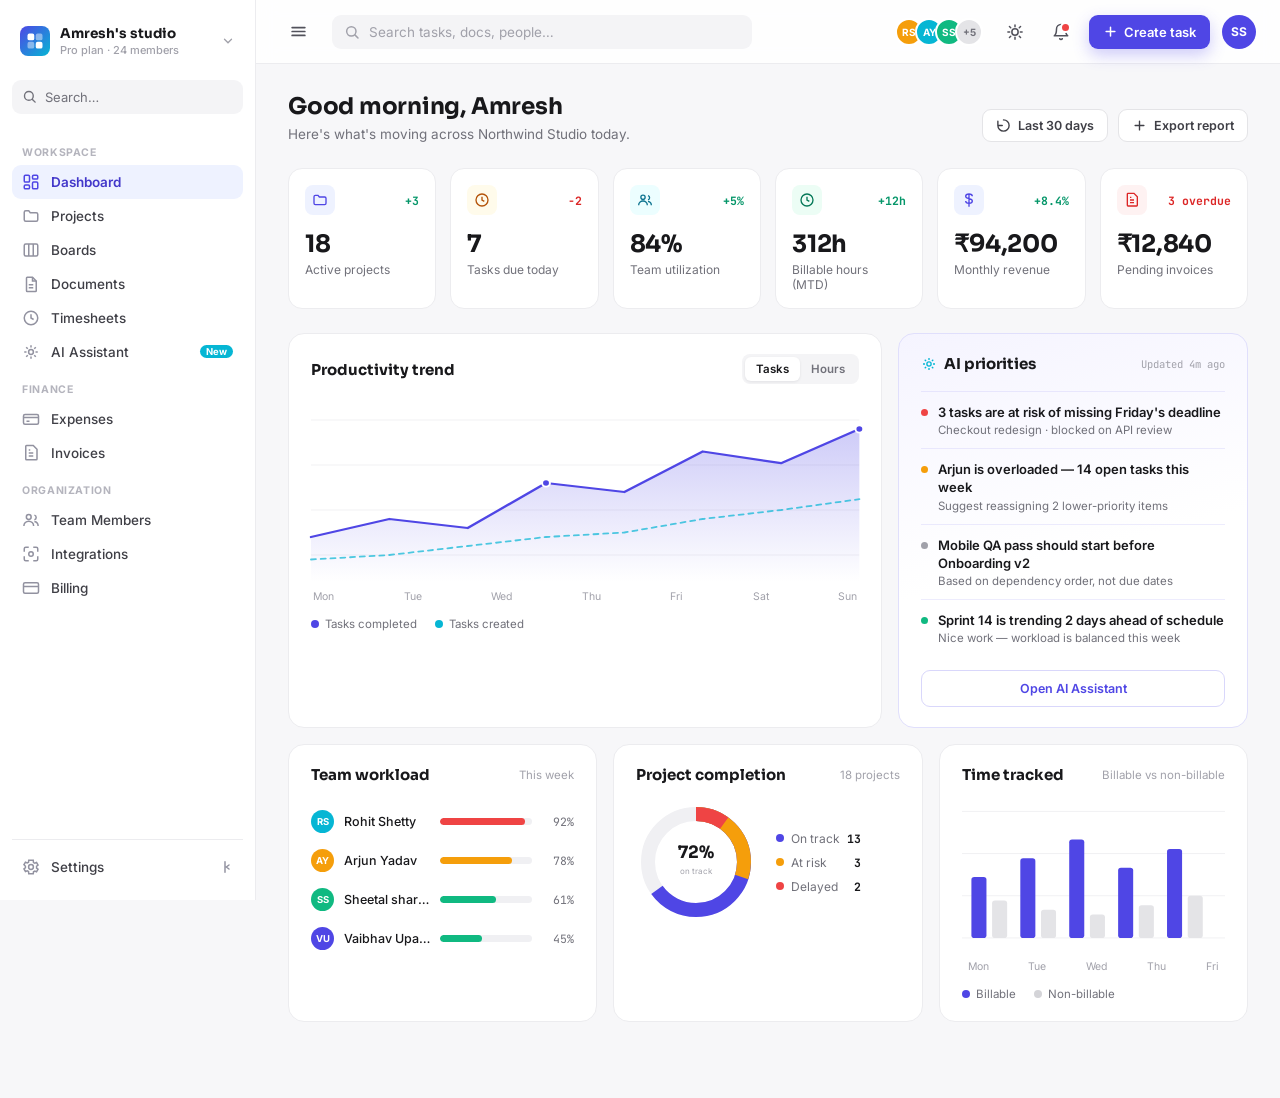
<file: index.html>
<!DOCTYPE html>
<html lang="en">
<head>
  <meta charset="UTF-8" />
  <meta name="viewport" content="width=device-width, initial-scale=1.0" />
  <title>Dashboard · FlowBoard AI</title>

  <link rel="preconnect" href="https://fonts.googleapis.com" />
  <link rel="preconnect" href="https://fonts.gstatic.com" crossorigin />
  <link href="https://fonts.googleapis.com/css2?family=Sora:wght@500;600;700;800&family=Inter:wght@400;500;600;700&family=JetBrains+Mono:wght@400;500&display=swap" rel="stylesheet" />

  <link rel="stylesheet" href="styles.css" />
</head>
<body>

  <div class="app">

    <!--SIDEBAR-->
    <aside class="sidebar" id="sidebar">

      <div class="workspace-switcher" id="workspaceSwitcher">
        <span class="workspace-mark">
          <svg width="18" height="18" viewBox="0 0 24 24" fill="none">
            <rect x="2" y="2" width="9" height="9" rx="2.5" fill="currentColor" />
            <rect x="13" y="2" width="9" height="9" rx="2.5" fill="currentColor" opacity="0.45" />
            <rect x="2" y="13" width="9" height="9" rx="2.5" fill="currentColor" opacity="0.45" />
            <rect x="13" y="13" width="9" height="9" rx="2.5" fill="currentColor" />
          </svg>
        </span>
        <span class="workspace-name">
          Amresh's studio
          <small>Pro plan · 24 members</small>
        </span>
        <svg class="workspace-caret" width="14" height="14" viewBox="0 0 24 24" fill="none" stroke="currentColor" stroke-width="2.2" stroke-linecap="round"><path d="m6 9 6 6 6-6"/></svg>
      </div>

      <button class="sidebar-search" id="searchTrigger">
        <svg width="15" height="15" viewBox="0 0 24 24" fill="none" stroke="currentColor" stroke-width="2.2" stroke-linecap="round"><circle cx="11" cy="11" r="7"/><path d="m21 21-4.3-4.3"/></svg>
        <span>Search…</span>
      </button>

      <nav class="nav">
        <p class="nav-label">Workspace</p>
        <a class="nav-link is-active" href="index.html" data-tip="Dashboard">
          <svg width="18" height="18" viewBox="0 0 24 24" fill="none" stroke="currentColor" stroke-width="2"><rect x="3" y="3" width="7" height="9" rx="1.5"/><rect x="14" y="3" width="7" height="5" rx="1.5"/><rect x="14" y="12" width="7" height="9" rx="1.5"/><rect x="3" y="16" width="7" height="5" rx="1.5"/></svg>
          <span>Dashboard</span>
        </a>
        <a class="nav-link" href="#" data-soon data-tip="Projects">
          <svg width="18" height="18" viewBox="0 0 24 24" fill="none" stroke="currentColor" stroke-width="2"><path d="M3 7a2 2 0 0 1 2-2h4l2 2.5h8A2 2 0 0 1 21 9.5V17a2 2 0 0 1-2 2H5a2 2 0 0 1-2-2V7Z"/></svg>
          <span>Projects</span>
        </a>
        <a class="nav-link" href="board.html" data-tip="Boards">
          <svg width="18" height="18" viewBox="0 0 24 24" fill="none" stroke="currentColor" stroke-width="2"><rect x="3" y="4" width="18" height="16" rx="2"/><path d="M9 4v16M15 4v16"/></svg>
          <span>Boards</span>
        </a>
        <a class="nav-link" href="#" data-soon data-tip="Documents">
          <svg width="18" height="18" viewBox="0 0 24 24" fill="none" stroke="currentColor" stroke-width="2"><path d="M7 3h7l5 5v13a1 1 0 0 1-1 1H7a1 1 0 0 1-1-1V4a1 1 0 0 1 1-1Z"/><path d="M14 3v5h5M9 13h6M9 17h6"/></svg>
          <span>Documents</span>
        </a>
        <a class="nav-link" href="#" data-soon data-tip="Timesheets">
          <svg width="18" height="18" viewBox="0 0 24 24" fill="none" stroke="currentColor" stroke-width="2"><circle cx="12" cy="12" r="9"/><path d="M12 7v5l3.5 2"/></svg>
          <span>Timesheets</span>
        </a>
        <a class="nav-link" href="Ai.html" data-tip="AI Assistant">
          <svg width="18" height="18" viewBox="0 0 24 24" fill="none" stroke="currentColor" stroke-width="2" stroke-linejoin="round"><path d="M12 3v3M12 18v3M3 12h3M18 12h3M5.6 5.6l2.1 2.1M16.3 16.3l2.1 2.1M5.6 18.4l2.1-2.1M16.3 7.7l2.1-2.1"/><circle cx="12" cy="12" r="3.2"/></svg>
          <span>AI Assistant</span>
          <span class="nav-pill">New</span>
        </a>

        <p class="nav-label">Finance</p>
        <a class="nav-link" href="#" data-soon data-tip="Expenses">
          <svg width="18" height="18" viewBox="0 0 24 24" fill="none" stroke="currentColor" stroke-width="2"><rect x="2" y="6" width="20" height="13" rx="2"/><path d="M2 10h20M6 15h4"/></svg>
          <span>Expenses</span>
        </a>
        <a class="nav-link" href="#" data-soon data-tip="Invoices">
          <svg width="18" height="18" viewBox="0 0 24 24" fill="none" stroke="currentColor" stroke-width="2"><path d="M6 2h9l5 5v13a1 1 0 0 1-1 1H6a1 1 0 0 1-1-1V3a1 1 0 0 1 1-1Z"/><path d="M9 12h6M9 16h6M9 8h2"/></svg>
          <span>Invoices</span>
        </a>

        <p class="nav-label">Organization</p>
        <a class="nav-link" href="#" data-soon data-tip="Team Members">
          <svg width="18" height="18" viewBox="0 0 24 24" fill="none" stroke="currentColor" stroke-width="2"><circle cx="9" cy="8" r="3.2"/><path d="M2.5 20a6.5 6.5 0 0 1 13 0"/><path d="M16.5 5.5a3.2 3.2 0 0 1 0 6.2M21.5 20a6 6 0 0 0-5-5.9"/></svg>
          <span>Team Members</span>
        </a>
        <a class="nav-link" href="#" data-soon data-tip="Integrations">
          <svg width="18" height="18" viewBox="0 0 24 24" fill="none" stroke="currentColor" stroke-width="2"><path d="M9 3H5a2 2 0 0 0-2 2v4M15 3h4a2 2 0 0 1 2 2v4M9 21H5a2 2 0 0 1-2-2v-4M15 21h4a2 2 0 0 0 2-2v-4"/><circle cx="12" cy="12" r="3"/></svg>
          <span>Integrations</span>
        </a>
        <a class="nav-link" href="#" data-soon data-tip="Billing">
          <svg width="18" height="18" viewBox="0 0 24 24" fill="none" stroke="currentColor" stroke-width="2"><rect x="2" y="5" width="20" height="14" rx="2"/><path d="M2 10h20"/></svg>
          <span>Billing</span>
        </a>
      </nav>

      <div class="sidebar-foot">
        <a class="nav-link" href="#" data-soon data-tip="Settings">
          <svg width="18" height="18" viewBox="0 0 24 24" fill="none" stroke="currentColor" stroke-width="2"><circle cx="12" cy="12" r="3.2"/><path d="M19.4 13a7.6 7.6 0 0 0 0-2l2-1.6-2-3.4-2.4 1a7.8 7.8 0 0 0-1.7-1L15 3h-6l-.3 2.6a7.8 7.8 0 0 0-1.7 1l-2.4-1-2 3.4L4.6 11a7.6 7.6 0 0 0 0 2l-2 1.6 2 3.4 2.4-1a7.8 7.8 0 0 0 1.7 1L9 21h6l.3-2.6a7.8 7.8 0 0 0 1.7-1l2.4 1 2-3.4-2-1.6Z"/></svg>
          <span>Settings</span>
        </a>
        <button class="collapse-btn" id="collapseBtn" aria-label="Collapse sidebar">
          <svg width="16" height="16" viewBox="0 0 24 24" fill="none" stroke="currentColor" stroke-width="2.2" stroke-linecap="round"><path d="M9 4v16M15 9l-4 3 4 3"/></svg>
        </button>
      </div>
    </aside>

    <!--MAIN-->
    <div class="main">

      <header class="topbar">
        <button class="icon-btn mobile-only" id="mobileNavBtn" aria-label="Open menu">
          <svg width="19" height="19" viewBox="0 0 24 24" fill="none" stroke="currentColor" stroke-width="2.2" stroke-linecap="round"><path d="M4 7h16M4 12h16M4 17h16"/></svg>
        </button>

        <div class="topbar-search">
          <svg width="16" height="16" viewBox="0 0 24 24" fill="none" stroke="currentColor" stroke-width="2.2" stroke-linecap="round"><circle cx="11" cy="11" r="7"/><path d="m21 21-4.3-4.3"/></svg>
          <input type="text" placeholder="Search tasks, docs, people…" />
        </div>

        <div class="topbar-right">
          <div class="presence-mini" title="8 teammates online">
            <span class="presence-mini-avatar avatar-amber">RS</span>
            <span class="presence-mini-avatar avatar-cyan">AY</span>
            <span class="presence-mini-avatar avatar-emerald">SS</span>
            <span class="presence-mini-avatar presence-mini-more">+5</span>
          </div>

          <button class="icon-btn" id="themeToggle" aria-label="Toggle dark mode">
            <svg class="icon-sun" width="18" height="18" viewBox="0 0 24 24" fill="none" stroke="currentColor" stroke-width="2" stroke-linecap="round"><circle cx="12" cy="12" r="4.2"/><path d="M12 2.5v2.4M12 19.1v2.4M4.6 4.6l1.7 1.7M17.7 17.7l1.7 1.7M2.5 12h2.4M19.1 12h2.4M4.6 19.4l1.7-1.7M17.7 6.3l1.7-1.7"/></svg>
            <svg class="icon-moon" width="18" height="18" viewBox="0 0 24 24" fill="none" stroke="currentColor" stroke-width="2" stroke-linecap="round" stroke-linejoin="round"><path d="M20 14.5A8.5 8.5 0 1 1 9.5 4a6.8 6.8 0 0 0 10.5 10.5Z"/></svg>
          </button>

          <button class="icon-btn has-dot" id="notifBtn" aria-label="Notifications">
            <svg width="18" height="18" viewBox="0 0 24 24" fill="none" stroke="currentColor" stroke-width="2" stroke-linecap="round" stroke-linejoin="round"><path d="M18 8a6 6 0 0 0-12 0c0 7-3 9-3 9h18s-3-2-3-9"/><path d="M13.7 21a2 2 0 0 1-3.4 0"/></svg>
          </button>

          <button class="create-btn" id="createTaskBtn">
            <svg width="15" height="15" viewBox="0 0 24 24" fill="none" stroke="currentColor" stroke-width="2.4" stroke-linecap="round"><path d="M12 5v14M5 12h14"/></svg>
            Create task
          </button>

          <button class="user-chip" id="userMenuBtn">
            <span class="user-avatar avatar-indigo">SS</span>
          </button>
        </div>
      </header>

      <main class="content">

        <div class="page-head">
          <div>
            <h1>Good morning, Amresh</h1>
            <p>Here's what's moving across Northwind Studio today.</p>
          </div>
          <div class="page-head-actions">
            <button class="ghost-btn">
              <svg width="15" height="15" viewBox="0 0 24 24" fill="none" stroke="currentColor" stroke-width="2.2" stroke-linecap="round"><path d="M3 12a9 9 0 1 0 9-9M3 12V5M3 12h7"/></svg>
              Last 30 days
            </button>
            <button class="ghost-btn">
              <svg width="15" height="15" viewBox="0 0 24 24" fill="none" stroke="currentColor" stroke-width="2.2" stroke-linecap="round"><path d="M12 5v14M5 12h14"/></svg>
              Export report
            </button>
          </div>
        </div>

        <!--KPI CARDS-->
        <section class="kpi-grid">

          <div class="kpi-card">
            <div class="kpi-top">
              <span class="kpi-icon kpi-icon-indigo">
                <svg width="16" height="16" viewBox="0 0 24 24" fill="none" stroke="currentColor" stroke-width="2"><path d="M3 7a2 2 0 0 1 2-2h4l2 2.5h8A2 2 0 0 1 21 9.5V17a2 2 0 0 1-2 2H5a2 2 0 0 1-2-2V7Z"/></svg>
              </span>
              <span class="kpi-trend kpi-trend-up">+3</span>
            </div>
            <p class="kpi-value">18</p>
            <p class="kpi-label">Active projects</p>
          </div>

          <div class="kpi-card">
            <div class="kpi-top">
              <span class="kpi-icon kpi-icon-warning">
                <svg width="16" height="16" viewBox="0 0 24 24" fill="none" stroke="currentColor" stroke-width="2"><circle cx="12" cy="12" r="9"/><path d="M12 7v5l3.5 2"/></svg>
              </span>
              <span class="kpi-trend kpi-trend-down">-2</span>
            </div>
            <p class="kpi-value">7</p>
            <p class="kpi-label">Tasks due today</p>
          </div>

          <div class="kpi-card">
            <div class="kpi-top">
              <span class="kpi-icon kpi-icon-cyan">
                <svg width="16" height="16" viewBox="0 0 24 24" fill="none" stroke="currentColor" stroke-width="2"><circle cx="9" cy="8" r="3.2"/><path d="M2.5 20a6.5 6.5 0 0 1 13 0"/><path d="M16.5 5.5a3.2 3.2 0 0 1 0 6.2M21.5 20a6 6 0 0 0-5-5.9"/></svg>
              </span>
              <span class="kpi-trend kpi-trend-up">+5%</span>
            </div>
            <p class="kpi-value">84%</p>
            <p class="kpi-label">Team utilization</p>
          </div>

          <div class="kpi-card">
            <div class="kpi-top">
              <span class="kpi-icon kpi-icon-emerald">
                <svg width="16" height="16" viewBox="0 0 24 24" fill="none" stroke="currentColor" stroke-width="2"><circle cx="12" cy="12" r="9"/><path d="M12 7v5l3.5 2"/></svg>
              </span>
              <span class="kpi-trend kpi-trend-up">+12h</span>
            </div>
            <p class="kpi-value">312h</p>
            <p class="kpi-label">Billable hours (MTD)</p>
          </div>

          <div class="kpi-card">
            <div class="kpi-top">
              <span class="kpi-icon kpi-icon-indigo">
                <svg width="16" height="16" viewBox="0 0 24 24" fill="none" stroke="currentColor" stroke-width="2"><path d="M12 2v20M17 6.5c0-2-2.2-3.5-5-3.5s-5 1.4-5 3.5 2.2 3 5 3.5c2.8.5 5 1.5 5 3.5s-2.2 3.5-5 3.5-5-1.5-5-3.5"/></svg>
              </span>
              <span class="kpi-trend kpi-trend-up">+8.4%</span>
            </div>
            <p class="kpi-value">₹94,200</p>
            <p class="kpi-label">Monthly revenue</p>
          </div>

          <div class="kpi-card">
            <div class="kpi-top">
              <span class="kpi-icon kpi-icon-danger">
                <svg width="16" height="16" viewBox="0 0 24 24" fill="none" stroke="currentColor" stroke-width="2"><path d="M6 2h9l5 5v13a1 1 0 0 1-1 1H6a1 1 0 0 1-1-1V3a1 1 0 0 1 1-1Z"/><path d="M9 12h6M9 16h6M9 8h2"/></svg>
              </span>
              <span class="kpi-trend kpi-trend-down">3 overdue</span>
            </div>
            <p class="kpi-value">₹12,840</p>
            <p class="kpi-label">Pending invoices</p>
          </div>

        </section>

        <!--ANALYTICS + AI WIDGET-->
        <section class="dash-grid">

          <div class="panel chart-panel">
            <div class="panel-head">
              <h2>Productivity trend</h2>
              <div class="panel-tabs">
                <button class="panel-tab is-active">Tasks</button>
                <button class="panel-tab">Hours</button>
              </div>
            </div>
            <svg class="trend-chart" viewBox="0 0 560 200" preserveAspectRatio="none">
              <defs>
                <linearGradient id="trendFill" x1="0" y1="0" x2="0" y2="1">
                  <stop offset="0%" stop-color="#4F46E5" stop-opacity="0.28"/>
                  <stop offset="100%" stop-color="#4F46E5" stop-opacity="0"/>
                </linearGradient>
              </defs>
              <g class="grid-lines">
                <line x1="0" y1="20" x2="560" y2="20"/>
                <line x1="0" y1="70" x2="560" y2="70"/>
                <line x1="0" y1="120" x2="560" y2="120"/>
                <line x1="0" y1="170" x2="560" y2="170"/>
              </g>
              <path class="trend-area" d="M0,150 L80,130 L160,140 L240,90 L320,100 L400,55 L480,68 L560,30 L560,200 L0,200 Z" fill="url(#trendFill)"/>
              <path class="trend-line" d="M0,150 L80,130 L160,140 L240,90 L320,100 L400,55 L480,68 L560,30" fill="none"/>
              <path class="trend-line-2" d="M0,175 L80,170 L160,160 L240,150 L320,145 L400,130 L480,120 L560,108" fill="none"/>
              <g class="trend-dots">
                <circle cx="240" cy="90" r="4"/>
                <circle cx="560" cy="30" r="4"/>
              </g>
            </svg>
            <div class="chart-axis">
              <span>Mon</span><span>Tue</span><span>Wed</span><span>Thu</span><span>Fri</span><span>Sat</span><span>Sun</span>
            </div>
            <div class="chart-legend">
              <span><i class="dot dot-indigo"></i>Tasks completed</span>
              <span><i class="dot dot-cyan"></i>Tasks created</span>
            </div>
          </div>

          <div class="panel ai-panel">
            <div class="panel-head">
              <h2>
                <svg width="16" height="16" viewBox="0 0 24 24" fill="none" stroke="currentColor" stroke-width="2" stroke-linejoin="round"><path d="M12 3v3M12 18v3M3 12h3M18 12h3M5.6 5.6l2.1 2.1M16.3 16.3l2.1 2.1M5.6 18.4l2.1-2.1M16.3 7.7l2.1-2.1"/><circle cx="12" cy="12" r="3.2"/></svg>
                AI priorities
              </h2>
              <span class="ai-refresh">Updated 4m ago</span>
            </div>

            <div class="ai-item ai-item-danger">
              <span class="ai-item-dot"></span>
              <div>
                <p class="ai-item-title">3 tasks are at risk of missing Friday's deadline</p>
                <p class="ai-item-sub">Checkout redesign · blocked on API review</p>
              </div>
            </div>

            <div class="ai-item ai-item-warning">
              <span class="ai-item-dot"></span>
              <div>
                <p class="ai-item-title">Arjun is overloaded — 14 open tasks this week</p>
                <p class="ai-item-sub">Suggest reassigning 2 lower-priority items</p>
              </div>
            </div>

            <div class="ai-item">
              <span class="ai-item-dot"></span>
              <div>
                <p class="ai-item-title">Mobile QA pass should start before Onboarding v2</p>
                <p class="ai-item-sub">Based on dependency order, not due dates</p>
              </div>
            </div>

            <div class="ai-item ai-item-success">
              <span class="ai-item-dot"></span>
              <div>
                <p class="ai-item-title">Sprint 14 is trending 2 days ahead of schedule</p>
                <p class="ai-item-sub">Nice work — workload is balanced this week</p>
              </div>
            </div>

            <button class="ai-cta">Open AI Assistant</button>
          </div>

        </section>

        <section class="dash-grid dash-grid-secondary">

          <div class="panel">
            <div class="panel-head">
              <h2>Team workload</h2>
              <span class="panel-note">This week</span>
            </div>
            <div class="workload-list">
              <div class="workload-row">
                <span class="mini-avatar avatar-cyan">RS</span>
                <span class="workload-name">Rohit Shetty</span>
                <div class="workload-bar"><i style="width:92%; background:#EF4444;"></i></div>
                <span class="workload-pct">92%</span>
              </div>
              <div class="workload-row">
                <span class="mini-avatar avatar-amber">AY</span>
                <span class="workload-name">Arjun Yadav</span>
                <div class="workload-bar"><i style="width:78%; background:#F59E0B;"></i></div>
                <span class="workload-pct">78%</span>
              </div>
              <div class="workload-row">
                <span class="mini-avatar avatar-emerald">SS</span>
                <span class="workload-name">Sheetal sharma</span>
                <div class="workload-bar"><i style="width:61%; background:#10B981;"></i></div>
                <span class="workload-pct">61%</span>
              </div>
              <div class="workload-row">
                <span class="mini-avatar avatar-indigo">VU</span>
                <span class="workload-name">Vaibhav Upadhyay</span>
                <div class="workload-bar"><i style="width:45%; background:#10B981;"></i></div>
                <span class="workload-pct">45%</span>
              </div>
            </div>
          </div>

          <div class="panel">
            <div class="panel-head">
              <h2>Project completion</h2>
              <span class="panel-note">18 projects</span>
            </div>
            <div class="donut-wrap">
              <svg viewBox="0 0 120 120" class="donut">
                <circle cx="60" cy="60" r="48" fill="none" stroke-width="14" class="donut-track"/>
                <circle cx="60" cy="60" r="48" fill="none" stroke-width="14" class="donut-seg donut-seg-1" stroke-dasharray="301.6" stroke-dashoffset="105.5"/>
                <circle cx="60" cy="60" r="48" fill="none" stroke-width="14" class="donut-seg donut-seg-2" stroke-dasharray="301.6" stroke-dashoffset="211"/>
                <circle cx="60" cy="60" r="48" fill="none" stroke-width="14" class="donut-seg donut-seg-3" stroke-dasharray="301.6" stroke-dashoffset="271.5"/>
                <text x="60" y="56" class="donut-num">72%</text>
                <text x="60" y="72" class="donut-sub">on track</text>
              </svg>
              <div class="donut-legend">
                <span><i class="dot dot-indigo"></i>On track <b>13</b></span>
                <span><i class="dot dot-warning"></i>At risk <b>3</b></span>
                <span><i class="dot dot-danger"></i>Delayed <b>2</b></span>
              </div>
            </div>
          </div>

          <div class="panel">
            <div class="panel-head">
              <h2>Time tracked</h2>
              <span class="panel-note">Billable vs non-billable</span>
            </div>
            <svg class="bar-chart" viewBox="0 0 280 160" preserveAspectRatio="none">
              <g class="bar-grid">
                <line x1="0" y1="10" x2="280" y2="10"/>
                <line x1="0" y1="55" x2="280" y2="55"/>
                <line x1="0" y1="100" x2="280" y2="100"/>
                <line x1="0" y1="145" x2="280" y2="145"/>
              </g>
              <g class="bars">
                <rect x="10" y="80" width="16" height="65" rx="3" class="bar-billable"/>
                <rect x="32" y="105" width="16" height="40" rx="3" class="bar-nonbillable"/>
                <rect x="62" y="60" width="16" height="85" rx="3" class="bar-billable"/>
                <rect x="84" y="115" width="16" height="30" rx="3" class="bar-nonbillable"/>
                <rect x="114" y="40" width="16" height="105" rx="3" class="bar-billable"/>
                <rect x="136" y="120" width="16" height="25" rx="3" class="bar-nonbillable"/>
                <rect x="166" y="70" width="16" height="75" rx="3" class="bar-billable"/>
                <rect x="188" y="110" width="16" height="35" rx="3" class="bar-nonbillable"/>
                <rect x="218" y="50" width="16" height="95" rx="3" class="bar-billable"/>
                <rect x="240" y="100" width="16" height="45" rx="3" class="bar-nonbillable"/>
              </g>
            </svg>
            <div class="chart-axis chart-axis-5">
              <span>Mon</span><span>Tue</span><span>Wed</span><span>Thu</span><span>Fri</span>
            </div>
            <div class="chart-legend">
              <span><i class="dot dot-indigo"></i>Billable</span>
              <span><i class="dot dot-neutral"></i>Non-billable</span>
            </div>
          </div>

        </section>

      </main>
    </div>
  </div>

  <div class="drawer-overlay" id="drawerOverlay"></div>
  <div class="toast" id="toast">
    <svg width="18" height="18" viewBox="0 0 24 24" fill="none" stroke="currentColor" stroke-width="2.4" stroke-linecap="round" stroke-linejoin="round"><path d="M20 6 9 17l-5-5"/></svg>
    <span id="toastText">Done</span>
  </div>

  <script src="app.js"></script>
</body>
</html>
</file>
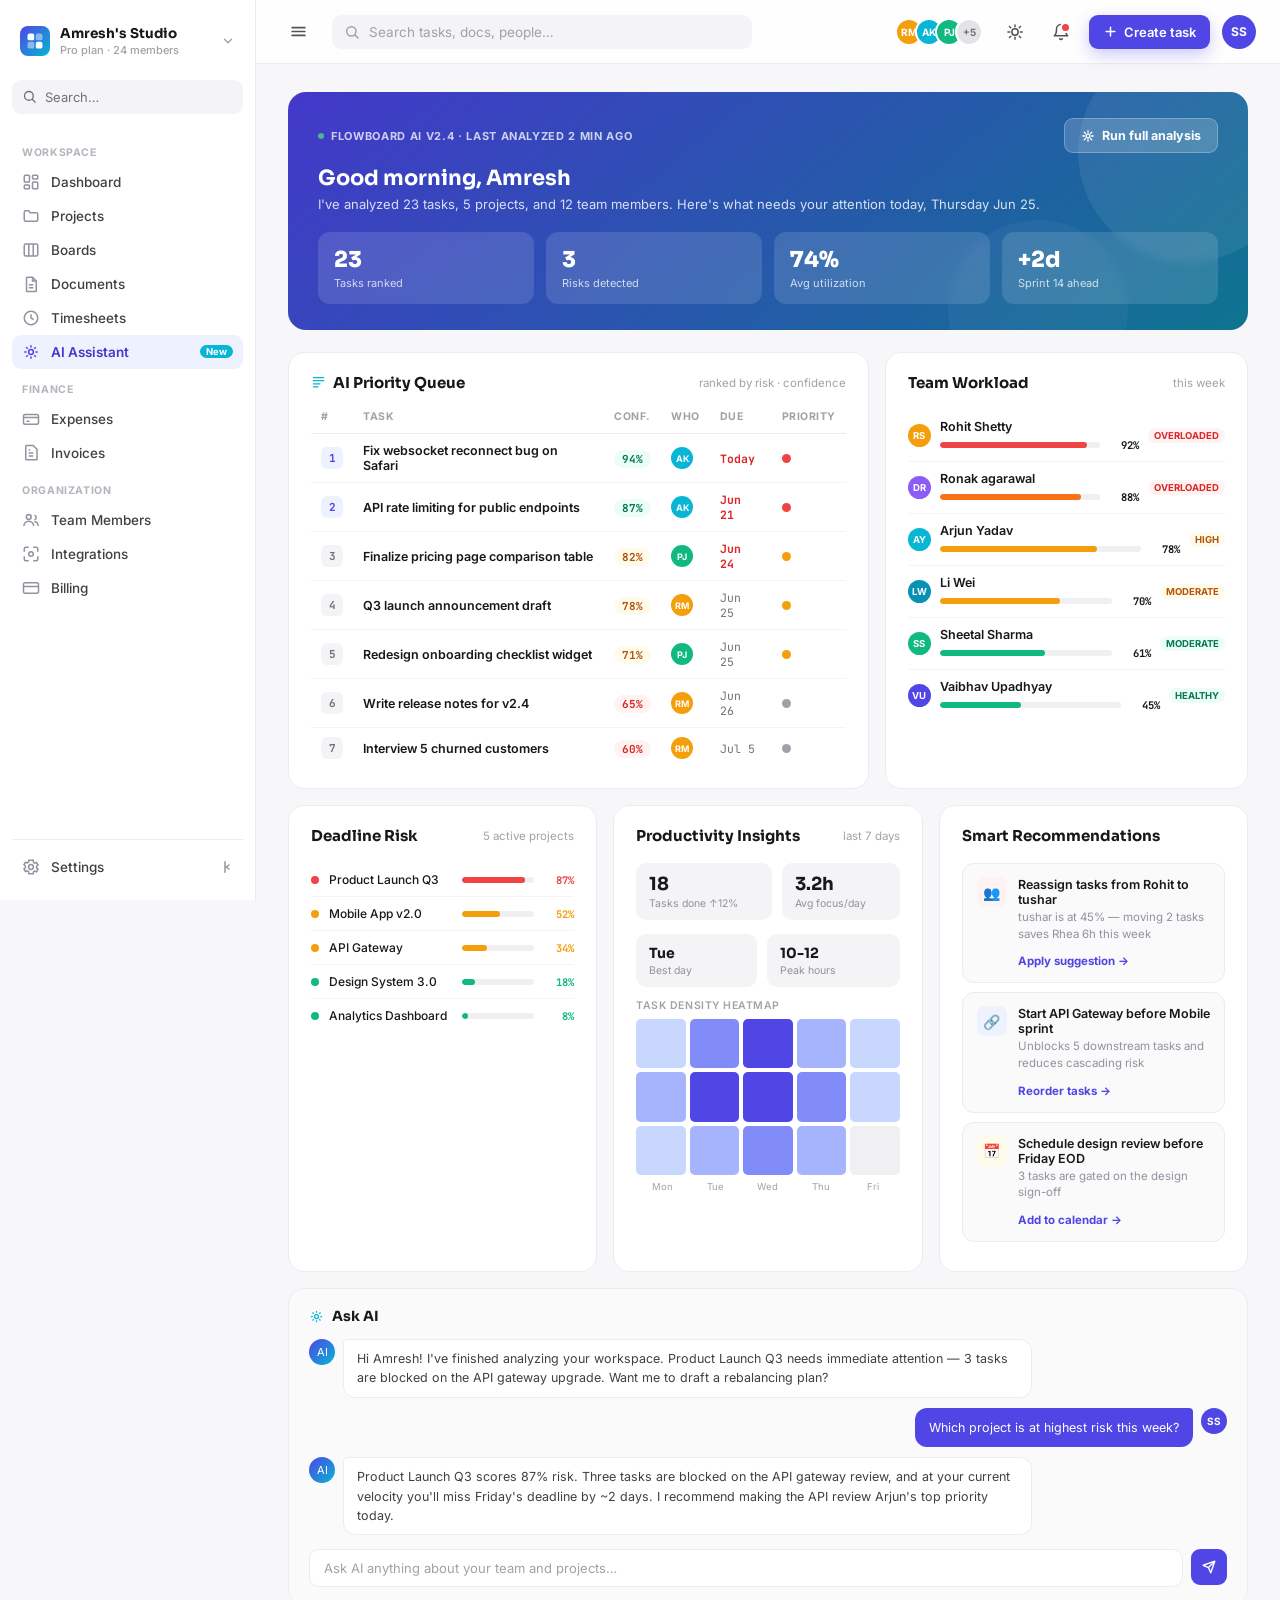
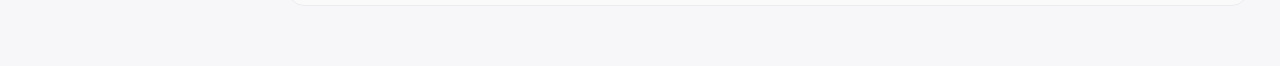
<file: Ai.html>
<!DOCTYPE html>
<html lang="en">
<head>
  <meta charset="UTF-8" />
  <meta name="viewport" content="width=device-width, initial-scale=1.0" />
  <title>AI Assistant · FlowBoard AI</title>
  <link rel="preconnect" href="https://fonts.googleapis.com" />
  <link rel="preconnect" href="https://fonts.gstatic.com" crossorigin />
  <link href="https://fonts.googleapis.com/css2?family=Sora:wght@500;600;700;800&family=Inter:wght@400;500;600;700&family=JetBrains+Mono:wght@400;500&display=swap" rel="stylesheet" />
  <link rel="stylesheet" href="styles.css" />
  <link rel="stylesheet" href="ai.css">
</head>
<body>
<div class="app">

  <!-- SIDEBAR -->
  <aside class="sidebar" id="sidebar">
    <div class="workspace-switcher" id="workspaceSwitcher">
      <span class="workspace-mark"><svg width="18" height="18" viewBox="0 0 24 24" fill="none"><rect x="2" y="2" width="9" height="9" rx="2.5" fill="currentColor"/><rect x="13" y="2" width="9" height="9" rx="2.5" fill="currentColor" opacity=".45"/><rect x="2" y="13" width="9" height="9" rx="2.5" fill="currentColor" opacity=".45"/><rect x="13" y="13" width="9" height="9" rx="2.5" fill="currentColor"/></svg></span>
      <span class="workspace-name">Amresh's Studio<small>Pro plan · 24 members</small></span>
      <svg class="workspace-caret" width="14" height="14" viewBox="0 0 24 24" fill="none" stroke="currentColor" stroke-width="2.2" stroke-linecap="round"><path d="m6 9 6 6 6-6"/></svg>
    </div>
    <button class="sidebar-search" id="searchTrigger">
      <svg width="15" height="15" viewBox="0 0 24 24" fill="none" stroke="currentColor" stroke-width="2.2" stroke-linecap="round"><circle cx="11" cy="11" r="7"/><path d="m21 21-4.3-4.3"/></svg>
      <span>Search…</span>
    </button>
    <nav class="nav">
      <p class="nav-label">Workspace</p>
      <a class="nav-link" href="index.html" data-tip="Dashboard"><svg width="18" height="18" viewBox="0 0 24 24" fill="none" stroke="currentColor" stroke-width="2"><rect x="3" y="3" width="7" height="9" rx="1.5"/><rect x="14" y="3" width="7" height="5" rx="1.5"/><rect x="14" y="12" width="7" height="9" rx="1.5"/><rect x="3" y="16" width="7" height="5" rx="1.5"/></svg><span>Dashboard</span></a>
      <a class="nav-link" href="#" data-soon data-tip="Projects"><svg width="18" height="18" viewBox="0 0 24 24" fill="none" stroke="currentColor" stroke-width="2"><path d="M3 7a2 2 0 0 1 2-2h4l2 2.5h8A2 2 0 0 1 21 9.5V17a2 2 0 0 1-2 2H5a2 2 0 0 1-2-2V7Z"/></svg><span>Projects</span></a>
      <a class="nav-link" href="board.html" data-tip="Boards"><svg width="18" height="18" viewBox="0 0 24 24" fill="none" stroke="currentColor" stroke-width="2"><rect x="3" y="4" width="18" height="16" rx="2"/><path d="M9 4v16M15 4v16"/></svg><span>Boards</span></a>
      <a class="nav-link" href="documents.html" data-tip="Documents"><svg width="18" height="18" viewBox="0 0 24 24" fill="none" stroke="currentColor" stroke-width="2"><path d="M7 3h7l5 5v13a1 1 0 0 1-1 1H7a1 1 0 0 1-1-1V4a1 1 0 0 1 1-1Z"/><path d="M14 3v5h5M9 13h6M9 17h6"/></svg><span>Documents</span></a>
      <a class="nav-link" href="timesheets.html" data-tip="Timesheets"><svg width="18" height="18" viewBox="0 0 24 24" fill="none" stroke="currentColor" stroke-width="2"><circle cx="12" cy="12" r="9"/><path d="M12 7v5l3.5 2"/></svg><span>Timesheets</span></a>
      <a class="nav-link nav-link-ai is-active" href="ai.html" data-tip="AI Assistant"><svg width="18" height="18" viewBox="0 0 24 24" fill="none" stroke="currentColor" stroke-width="2" stroke-linejoin="round"><path d="M12 3v3M12 18v3M3 12h3M18 12h3M5.6 5.6l2.1 2.1M16.3 16.3l2.1 2.1M5.6 18.4l2.1-2.1M16.3 7.7l2.1-2.1"/><circle cx="12" cy="12" r="3.2"/></svg><span>AI Assistant</span><span class="nav-pill">New</span></a>
      <p class="nav-label">Finance</p>
      <a class="nav-link" href="expenses.html" data-tip="Expenses"><svg width="18" height="18" viewBox="0 0 24 24" fill="none" stroke="currentColor" stroke-width="2"><rect x="2" y="6" width="20" height="13" rx="2"/><path d="M2 10h20M6 15h4"/></svg><span>Expenses</span></a>
      <a class="nav-link" href="invoices.html" data-tip="Invoices"><svg width="18" height="18" viewBox="0 0 24 24" fill="none" stroke="currentColor" stroke-width="2"><path d="M6 2h9l5 5v13a1 1 0 0 1-1 1H6a1 1 0 0 1-1-1V3a1 1 0 0 1 1-1Z"/><path d="M9 12h6M9 16h6M9 8h2"/></svg><span>Invoices</span></a>
      <p class="nav-label">Organization</p>
      <a class="nav-link" href="team.html" data-tip="Team Members"><svg width="18" height="18" viewBox="0 0 24 24" fill="none" stroke="currentColor" stroke-width="2"><circle cx="9" cy="8" r="3.2"/><path d="M2.5 20a6.5 6.5 0 0 1 13 0"/><path d="M16.5 5.5a3.2 3.2 0 0 1 0 6.2M21.5 20a6 6 0 0 0-5-5.9"/></svg><span>Team Members</span></a>
      <a class="nav-link" href="integrations.html" data-tip="Integrations"><svg width="18" height="18" viewBox="0 0 24 24" fill="none" stroke="currentColor" stroke-width="2"><path d="M9 3H5a2 2 0 0 0-2 2v4M15 3h4a2 2 0 0 1 2 2v4M9 21H5a2 2 0 0 1-2-2v-4M15 21h4a2 2 0 0 0 2-2v-4"/><circle cx="12" cy="12" r="3"/></svg><span>Integrations</span></a>
      <a class="nav-link" href="billing.html" data-tip="Billing"><svg width="18" height="18" viewBox="0 0 24 24" fill="none" stroke="currentColor" stroke-width="2"><rect x="2" y="5" width="20" height="14" rx="2"/><path d="M2 10h20"/></svg><span>Billing</span></a>
    </nav>
    <div class="sidebar-foot">
      <a class="nav-link" href="#" data-soon data-tip="Settings"><svg width="18" height="18" viewBox="0 0 24 24" fill="none" stroke="currentColor" stroke-width="2"><circle cx="12" cy="12" r="3.2"/><path d="M19.4 13a7.6 7.6 0 0 0 0-2l2-1.6-2-3.4-2.4 1a7.8 7.8 0 0 0-1.7-1L15 3h-6l-.3 2.6a7.8 7.8 0 0 0-1.7 1l-2.4-1-2 3.4L4.6 11a7.6 7.6 0 0 0 0 2l-2 1.6 2 3.4 2.4-1a7.8 7.8 0 0 0 1.7 1L9 21h6l.3-2.6a7.8 7.8 0 0 0 1.7-1l2.4 1 2-3.4-2-1.6Z"/></svg><span>Settings</span></a>
      <button class="collapse-btn" id="collapseBtn" aria-label="Collapse sidebar"><svg width="16" height="16" viewBox="0 0 24 24" fill="none" stroke="currentColor" stroke-width="2.2" stroke-linecap="round"><path d="M9 4v16M15 9l-4 3 4 3"/></svg></button>
    </div>
  </aside>

  <!-- MAIN -->
  <div class="main">
    <header class="topbar">
      <button class="icon-btn mobile-only" id="mobileNavBtn" aria-label="Open menu"><svg width="19" height="19" viewBox="0 0 24 24" fill="none" stroke="currentColor" stroke-width="2.2" stroke-linecap="round"><path d="M4 7h16M4 12h16M4 17h16"/></svg></button>
      <div class="topbar-search"><svg width="16" height="16" viewBox="0 0 24 24" fill="none" stroke="currentColor" stroke-width="2.2" stroke-linecap="round"><circle cx="11" cy="11" r="7"/><path d="m21 21-4.3-4.3"/></svg><input type="text" placeholder="Search tasks, docs, people…" /></div>
      <div class="topbar-right">
        <div class="presence-mini" title="8 online"><span class="presence-mini-avatar avatar-amber">RM</span><span class="presence-mini-avatar avatar-cyan">AK</span><span class="presence-mini-avatar avatar-emerald">PJ</span><span class="presence-mini-avatar presence-mini-more">+5</span></div>
        <button class="icon-btn" id="themeToggle" aria-label="Toggle dark mode"><svg class="icon-sun" width="18" height="18" viewBox="0 0 24 24" fill="none" stroke="currentColor" stroke-width="2" stroke-linecap="round"><circle cx="12" cy="12" r="4.2"/><path d="M12 2.5v2.4M12 19.1v2.4M4.6 4.6l1.7 1.7M17.7 17.7l1.7 1.7M2.5 12h2.4M19.1 12h2.4M4.6 19.4l1.7-1.7M17.7 6.3l1.7-1.7"/></svg><svg class="icon-moon" width="18" height="18" viewBox="0 0 24 24" fill="none" stroke="currentColor" stroke-width="2" stroke-linecap="round" stroke-linejoin="round"><path d="M20 14.5A8.5 8.5 0 1 1 9.5 4a6.8 6.8 0 0 0 10.5 10.5Z"/></svg></button>
        <button class="icon-btn has-dot" id="notifBtn" aria-label="Notifications"><svg width="18" height="18" viewBox="0 0 24 24" fill="none" stroke="currentColor" stroke-width="2" stroke-linecap="round" stroke-linejoin="round"><path d="M18 8a6 6 0 0 0-12 0c0 7-3 9-3 9h18s-3-2-3-9"/><path d="M13.7 21a2 2 0 0 1-3.4 0"/></svg></button>
        <button class="create-btn" id="createTaskBtn"><svg width="15" height="15" viewBox="0 0 24 24" fill="none" stroke="currentColor" stroke-width="2.4" stroke-linecap="round"><path d="M12 5v14M5 12h14"/></svg>Create task</button>
        <button class="user-chip" id="userMenuBtn"><span class="user-avatar avatar-indigo">SS</span></button>
      </div>
    </header>

    <main class="content">

      <!-- briefing banner -->
      <div class="briefing">
        <div class="briefing-top">
          <div class="briefing-model">
            <span class="live-dot"></span>
            FlowBoard AI v2.4 · Last analyzed 2 min ago
          </div>
          <button class="analyze-btn">
            <svg width="14" height="14" viewBox="0 0 24 24" fill="none" stroke="currentColor" stroke-width="2.2" stroke-linecap="round"><path d="M12 3v3M12 18v3M3 12h3M18 12h3M5.6 5.6l2.1 2.1M16.3 16.3l2.1 2.1M5.6 18.4l2.1-2.1M16.3 7.7l2.1-2.1"/><circle cx="12" cy="12" r="3.2"/></svg>
            Run full analysis
          </button>
        </div>
        <div class="briefing-body">
          <h1>Good morning, Amresh</h1>
          <p>I've analyzed 23 tasks, 5 projects, and 12 team members. Here's what needs your attention today, Thursday Jun 25.</p>
          <div class="briefing-stats">
            <div class="bstat"><div class="bstat-num">23</div><div class="bstat-label">Tasks ranked</div></div>
            <div class="bstat"><div class="bstat-num">3</div><div class="bstat-label">Risks detected</div></div>
            <div class="bstat"><div class="bstat-num">74%</div><div class="bstat-label">Avg utilization</div></div>
            <div class="bstat"><div class="bstat-num">+2d</div><div class="bstat-label">Sprint 14 ahead</div></div>
          </div>
        </div>
      </div>

      <!-- priority queue + workload -->
      <div class="ai-grid-main">
        <div class="panel">
          <div class="panel-head">
            <h2>
              <svg width="15" height="15" viewBox="0 0 24 24" fill="none" stroke="currentColor" stroke-width="2"><path d="M3 4h18M3 9h18M3 14h12M3 19h9"/></svg>
              AI Priority Queue
            </h2>
            <span class="panel-note">ranked by risk · confidence</span>
          </div>
          <table class="ptable">
            <thead>
              <tr>
                <th>#</th>
                <th>Task</th>
                <th>Conf.</th>
                <th>Who</th>
                <th>Due</th>
                <th>Priority</th>
              </tr>
            </thead>
            <tbody>
              <tr>
                <td><span class="rank-badge top">1</span></td>
                <td><span class="task-name">Fix websocket reconnect bug on Safari</span></td>
                <td><span class="conf conf-h">94%</span></td>
                <td><span class="mini-avatar avatar-cyan" style="width:22px;height:22px;font-size:9px">AK</span></td>
                <td><span class="task-due overdue">Today</span></td>
                <td><span class="priority priority-high" style="width:9px;height:9px"></span></td>
              </tr>
              <tr>
                <td><span class="rank-badge top">2</span></td>
                <td><span class="task-name">API rate limiting for public endpoints</span></td>
                <td><span class="conf conf-h">87%</span></td>
                <td><span class="mini-avatar avatar-cyan" style="width:22px;height:22px;font-size:9px">AK</span></td>
                <td><span class="task-due overdue">Jun 21</span></td>
                <td><span class="priority priority-high" style="width:9px;height:9px"></span></td>
              </tr>
              <tr>
                <td><span class="rank-badge">3</span></td>
                <td><span class="task-name">Finalize pricing page comparison table</span></td>
                <td><span class="conf conf-m">82%</span></td>
                <td><span class="mini-avatar avatar-emerald" style="width:22px;height:22px;font-size:9px">PJ</span></td>
                <td><span class="task-due overdue">Jun 24</span></td>
                <td><span class="priority priority-medium" style="width:9px;height:9px"></span></td>
              </tr>
              <tr>
                <td><span class="rank-badge">4</span></td>
                <td><span class="task-name">Q3 launch announcement draft</span></td>
                <td><span class="conf conf-m">78%</span></td>
                <td><span class="mini-avatar avatar-amber" style="width:22px;height:22px;font-size:9px">RM</span></td>
                <td><span class="task-due">Jun 25</span></td>
                <td><span class="priority priority-medium" style="width:9px;height:9px"></span></td>
              </tr>
              <tr>
                <td><span class="rank-badge">5</span></td>
                <td><span class="task-name">Redesign onboarding checklist widget</span></td>
                <td><span class="conf conf-m">71%</span></td>
                <td><span class="mini-avatar avatar-emerald" style="width:22px;height:22px;font-size:9px">PJ</span></td>
                <td><span class="task-due">Jun 25</span></td>
                <td><span class="priority priority-medium" style="width:9px;height:9px"></span></td>
              </tr>
              <tr>
                <td><span class="rank-badge">6</span></td>
                <td><span class="task-name">Write release notes for v2.4</span></td>
                <td><span class="conf conf-l">65%</span></td>
                <td><span class="mini-avatar avatar-amber" style="width:22px;height:22px;font-size:9px">RM</span></td>
                <td><span class="task-due">Jun 26</span></td>
                <td><span class="priority priority-low" style="width:9px;height:9px"></span></td>
              </tr>
              <tr>
                <td><span class="rank-badge">7</span></td>
                <td><span class="task-name">Interview 5 churned customers</span></td>
                <td><span class="conf conf-l">60%</span></td>
                <td><span class="mini-avatar avatar-amber" style="width:22px;height:22px;font-size:9px">RM</span></td>
                <td><span class="task-due">Jul 5</span></td>
                <td><span class="priority priority-low" style="width:9px;height:9px"></span></td>
              </tr>
            </tbody>
          </table>
        </div>

        <div class="panel">
          <div class="panel-head">
            <h2>Team Workload</h2>
            <span class="panel-note">this week</span>
          </div>
          <div>
            <div class="wl-row">
              <span class="mini-avatar avatar-amber">RS</span>
              <div class="wl-info">
                <div class="wl-name">Rohit Shetty</div>
                <div class="wl-bar-wrap">
                  <div class="wl-bar"><i style="width:92%;background:#EF4444"></i></div>
                  <span class="wl-pct">92%</span>
                </div>
              </div>
              <span class="wl-tag wl-red">OVERLOADED</span>
            </div>
            <div class="wl-row">
              <span class="mini-avatar" style="background:#8B5CF6">DR</span>
              <div class="wl-info">
                <div class="wl-name">Ronak agarawal</div>
                <div class="wl-bar-wrap">
                  <div class="wl-bar"><i style="width:88%;background:#F97316"></i></div>
                  <span class="wl-pct">88%</span>
                </div>
              </div>
              <span class="wl-tag wl-red">OVERLOADED</span>
            </div>
            <div class="wl-row">
              <span class="mini-avatar avatar-cyan">AY</span>
              <div class="wl-info">
                <div class="wl-name">Arjun Yadav</div>
                <div class="wl-bar-wrap">
                  <div class="wl-bar"><i style="width:78%;background:#F59E0B"></i></div>
                  <span class="wl-pct">78%</span>
                </div>
              </div>
              <span class="wl-tag wl-ora">HIGH</span>
            </div>
            <div class="wl-row">
              <span class="mini-avatar" style="background:#0891B2">LW</span>
              <div class="wl-info">
                <div class="wl-name">Li Wei</div>
                <div class="wl-bar-wrap">
                  <div class="wl-bar"><i style="width:70%;background:#F59E0B"></i></div>
                  <span class="wl-pct">70%</span>
                </div>
              </div>
              <span class="wl-tag wl-ora">MODERATE</span>
            </div>
            <div class="wl-row">
              <span class="mini-avatar avatar-emerald">SS</span>
              <div class="wl-info">
                <div class="wl-name">Sheetal Sharma</div>
                <div class="wl-bar-wrap">
                  <div class="wl-bar"><i style="width:61%;background:#10B981"></i></div>
                  <span class="wl-pct">61%</span>
                </div>
              </div>
              <span class="wl-tag wl-grn">MODERATE</span>
            </div>
            <div class="wl-row">
              <span class="mini-avatar avatar-indigo">VU</span>
              <div class="wl-info">
                <div class="wl-name">Vaibhav Upadhyay</div>
                <div class="wl-bar-wrap">
                  <div class="wl-bar"><i style="width:45%;background:#10B981"></i></div>
                  <span class="wl-pct">45%</span>
                </div>
              </div>
              <span class="wl-tag wl-grn">HEALTHY</span>
            </div>
          </div>
        </div>
      </div>

      <!-- risk + insights + recommendations -->
      <div class="ai-grid-sec">
        <div class="panel">
          <div class="panel-head">
            <h2>Deadline Risk</h2>
            <span class="panel-note">5 active projects</span>
          </div>
          <div>
            <div class="risk-row">
              <span class="risk-dot" style="background:#EF4444"></span>
              <span class="risk-name">Product Launch Q3</span>
              <div class="risk-bar"><div style="width:87%;height:100%;background:#EF4444;border-radius:999px"></div></div>
              <span class="risk-pct" style="color:#EF4444">87%</span>
            </div>
            <div class="risk-row">
              <span class="risk-dot" style="background:#F59E0B"></span>
              <span class="risk-name">Mobile App v2.0</span>
              <div class="risk-bar"><div style="width:52%;height:100%;background:#F59E0B;border-radius:999px"></div></div>
              <span class="risk-pct" style="color:#F59E0B">52%</span>
            </div>
            <div class="risk-row">
              <span class="risk-dot" style="background:#F59E0B"></span>
              <span class="risk-name">API Gateway</span>
              <div class="risk-bar"><div style="width:34%;height:100%;background:#F59E0B;border-radius:999px"></div></div>
              <span class="risk-pct" style="color:#F59E0B">34%</span>
            </div>
            <div class="risk-row">
              <span class="risk-dot" style="background:#10B981"></span>
              <span class="risk-name">Design System 3.0</span>
              <div class="risk-bar"><div style="width:18%;height:100%;background:#10B981;border-radius:999px"></div></div>
              <span class="risk-pct" style="color:#10B981">18%</span>
            </div>
            <div class="risk-row">
              <span class="risk-dot" style="background:#10B981"></span>
              <span class="risk-name">Analytics Dashboard</span>
              <div class="risk-bar"><div style="width:8%;height:100%;background:#10B981;border-radius:999px"></div></div>
              <span class="risk-pct" style="color:#10B981">8%</span>
            </div>
          </div>
        </div>

        <div class="panel">
          <div class="panel-head">
            <h2>Productivity Insights</h2>
            <span class="panel-note">last 7 days</span>
          </div>
          <div class="insight-row">
            <div class="insight-chip">
              <div class="insight-val">18</div>
              <div class="insight-label">Tasks done ↑12%</div>
            </div>
            <div class="insight-chip">
              <div class="insight-val">3.2h</div>
              <div class="insight-label">Avg focus/day</div>
            </div>
          </div>
          <div class="insight-row" style="margin-bottom:12px">
            <div class="insight-chip">
              <div class="insight-val" style="font-size:14px">Tue</div>
              <div class="insight-label">Best day</div>
            </div>
            <div class="insight-chip">
              <div class="insight-val" style="font-size:14px">10-12</div>
              <div class="insight-label">Peak hours</div>
            </div>
          </div>
          <p style="font-size:10.5px;color:#A1A1AA;margin-bottom:7px;font-weight:600;text-transform:uppercase;letter-spacing:0.05em">Task density heatmap</p>
          <div class="heatmap-grid">
            <div class="hm-cell hm-l1"></div>
            <div class="hm-cell hm-l3"></div>
            <div class="hm-cell hm-l4"></div>
            <div class="hm-cell hm-l2"></div>
            <div class="hm-cell hm-l1"></div>
            <div class="hm-cell hm-l2"></div>
            <div class="hm-cell hm-l4"></div>
            <div class="hm-cell hm-l4"></div>
            <div class="hm-cell hm-l3"></div>
            <div class="hm-cell hm-l1"></div>
            <div class="hm-cell hm-l1"></div>
            <div class="hm-cell hm-l2"></div>
            <div class="hm-cell hm-l3"></div>
            <div class="hm-cell hm-l2"></div>
            <div class="hm-cell"></div>
          </div>
          <div class="hm-labels" style="margin-top:6px"><span>Mon</span><span>Tue</span><span>Wed</span><span>Thu</span><span>Fri</span></div>
        </div>

        <div class="panel">
          <div class="panel-head">
            <h2>Smart Recommendations</h2>
          </div>
          <div class="rec">
            <div class="rec-ico" style="background:#FEF2F2">👥</div>
            <div class="rec-body">
              <div class="rec-title">Reassign tasks from Rohit to tushar</div>
              <div class="rec-sub">tushar is at 45% — moving 2 tasks saves Rhea 6h this week</div>
              <button class="rec-act">Apply suggestion →</button>
            </div>
          </div>
          <div class="rec">
            <div class="rec-ico" style="background:#EEF2FF">🔗</div>
            <div class="rec-body">
              <div class="rec-title">Start API Gateway before Mobile sprint</div>
              <div class="rec-sub">Unblocks 5 downstream tasks and reduces cascading risk</div>
              <button class="rec-act">Reorder tasks →</button>
            </div>
          </div>
          <div class="rec">
            <div class="rec-ico" style="background:#FFFBEB">📅</div>
            <div class="rec-body">
              <div class="rec-title">Schedule design review before Friday EOD</div>
              <div class="rec-sub">3 tasks are gated on the design sign-off</div>
              <button class="rec-act">Add to calendar →</button>
            </div>
          </div>
        </div>
      </div>

      <!-- AI chat -->
      <div class="ai-chat">
        <h3>
          <svg width="15" height="15" viewBox="0 0 24 24" fill="none" stroke="currentColor" stroke-width="2" stroke-linejoin="round"><path d="M12 3v3M12 18v3M3 12h3M18 12h3M5.6 5.6l2.1 2.1M16.3 16.3l2.1 2.1M5.6 18.4l2.1-2.1M16.3 7.7l2.1-2.1"/><circle cx="12" cy="12" r="3.2"/></svg>
          Ask AI
        </h3>
        <div class="chat-msgs" id="chatMsgs">
          <div class="chat-row">
            <div class="chat-icon">AI</div>
            <div class="chat-bubble">Hi Amresh! I've finished analyzing your workspace. Product Launch Q3 needs immediate attention — 3 tasks are blocked on the API gateway upgrade. Want me to draft a rebalancing plan?</div>
          </div>
          <div class="chat-row chat-row-me">
            <span class="mini-avatar avatar-indigo" style="width:26px;height:26px;font-size:10px;flex-shrink:0">SS</span>
            <div class="chat-bubble">Which project is at highest risk this week?</div>
          </div>
          <div class="chat-row">
            <div class="chat-icon">AI</div>
            <div class="chat-bubble">Product Launch Q3 scores 87% risk. Three tasks are blocked on the API gateway review, and at your current velocity you'll miss Friday's deadline by ~2 days. I recommend making the API review Arjun's top priority today.</div>
          </div>
        </div>
        <div class="chat-input-row">
          <input type="text" id="chatInput" placeholder="Ask AI anything about your team and projects…" />
          <button class="chat-send" id="chatSend">
            <svg width="14" height="14" viewBox="0 0 24 24" fill="none" stroke="currentColor" stroke-width="2.4" stroke-linecap="round" stroke-linejoin="round"><path d="M22 2 11 13M22 2 15 22l-4-9-9-4 20-7Z"/></svg>
          </button>
        </div>
      </div>

    </main>
  </div>
</div>

<div class="drawer-overlay" id="drawerOverlay"></div>
<div class="toast" id="toast">
  <svg width="18" height="18" viewBox="0 0 24 24" fill="none" stroke="currentColor" stroke-width="2.4" stroke-linecap="round" stroke-linejoin="round"><path d="M20 6 9 17l-5-5"/></svg>
  <span id="toastText">Done</span>
</div>

<script src="app.js"></script>
<script src="ai.js"></script>
</body>
</html>
</file>
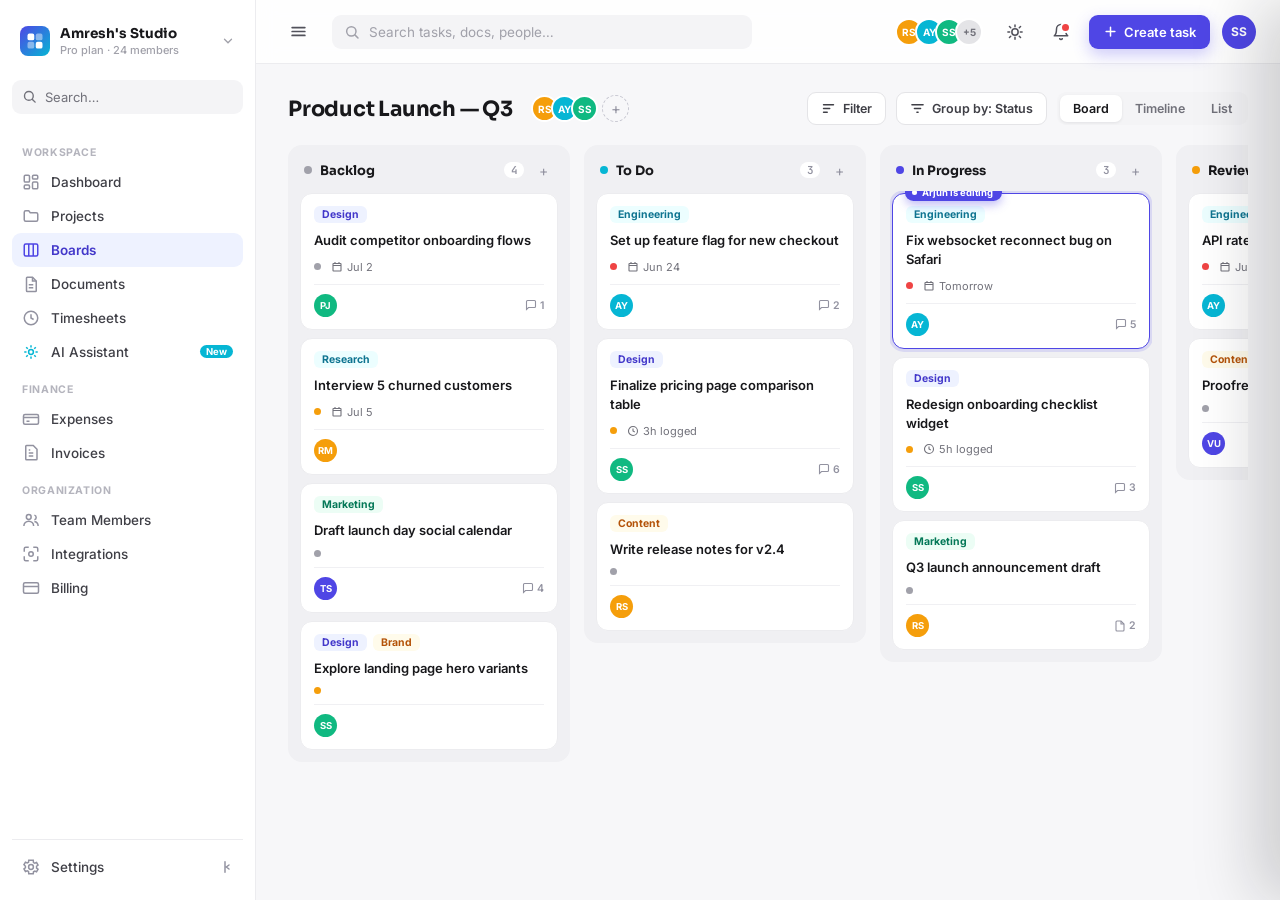
<file: board.html>
<!DOCTYPE html>
<html lang="en">
<head>
  <meta charset="UTF-8" />
  <meta name="viewport" content="width=device-width, initial-scale=1.0" />
  <title>Product Launch Board · FlowBoard AI</title>

  <link rel="preconnect" href="https://fonts.googleapis.com" />
  <link rel="preconnect" href="https://fonts.gstatic.com" crossorigin />
  <link href="https://fonts.googleapis.com/css2?family=Sora:wght@500;600;700;800&family=Inter:wght@400;500;600;700&family=JetBrains+Mono:wght@400;500&display=swap" rel="stylesheet" />

  <link rel="stylesheet" href="styles.css" />
</head>
<body>

  <div class="app">

    <!--SIDEBAR-->
    <aside class="sidebar" id="sidebar">

      <div class="workspace-switcher" id="workspaceSwitcher">
        <span class="workspace-mark">
          <svg width="18" height="18" viewBox="0 0 24 24" fill="none">
            <rect x="2" y="2" width="9" height="9" rx="2.5" fill="currentColor" />
            <rect x="13" y="2" width="9" height="9" rx="2.5" fill="currentColor" opacity="0.45" />
            <rect x="2" y="13" width="9" height="9" rx="2.5" fill="currentColor" opacity="0.45" />
            <rect x="13" y="13" width="9" height="9" rx="2.5" fill="currentColor" />
          </svg>
        </span>
        <span class="workspace-name">
          Amresh's Studio
          <small>Pro plan · 24 members</small>
        </span>
        <svg class="workspace-caret" width="14" height="14" viewBox="0 0 24 24" fill="none" stroke="currentColor" stroke-width="2.2" stroke-linecap="round"><path d="m6 9 6 6 6-6"/></svg>
      </div>

      <button class="sidebar-search" id="searchTrigger">
        <svg width="15" height="15" viewBox="0 0 24 24" fill="none" stroke="currentColor" stroke-width="2.2" stroke-linecap="round"><circle cx="11" cy="11" r="7"/><path d="m21 21-4.3-4.3"/></svg>
        <span>Search…</span>
      </button>

      <nav class="nav">
        <p class="nav-label">Workspace</p>
        <a class="nav-link" href="index.html" data-tip="Dashboard">
          <svg width="18" height="18" viewBox="0 0 24 24" fill="none" stroke="currentColor" stroke-width="2"><rect x="3" y="3" width="7" height="9" rx="1.5"/><rect x="14" y="3" width="7" height="5" rx="1.5"/><rect x="14" y="12" width="7" height="9" rx="1.5"/><rect x="3" y="16" width="7" height="5" rx="1.5"/></svg>
          <span>Dashboard</span>
        </a>
        <a class="nav-link" href="#" data-soon data-tip="Projects">
          <svg width="18" height="18" viewBox="0 0 24 24" fill="none" stroke="currentColor" stroke-width="2"><path d="M3 7a2 2 0 0 1 2-2h4l2 2.5h8A2 2 0 0 1 21 9.5V17a2 2 0 0 1-2 2H5a2 2 0 0 1-2-2V7Z"/></svg>
          <span>Projects</span>
        </a>
        <a class="nav-link is-active" href="board.html" data-tip="Boards">
          <svg width="18" height="18" viewBox="0 0 24 24" fill="none" stroke="currentColor" stroke-width="2"><rect x="3" y="4" width="18" height="16" rx="2"/><path d="M9 4v16M15 4v16"/></svg>
          <span>Boards</span>
        </a>
        <a class="nav-link" href="#" data-soon data-tip="Documents">
          <svg width="18" height="18" viewBox="0 0 24 24" fill="none" stroke="currentColor" stroke-width="2"><path d="M7 3h7l5 5v13a1 1 0 0 1-1 1H7a1 1 0 0 1-1-1V4a1 1 0 0 1 1-1Z"/><path d="M14 3v5h5M9 13h6M9 17h6"/></svg>
          <span>Documents</span>
        </a>
        <a class="nav-link" href="#" data-soon data-tip="Timesheets">
          <svg width="18" height="18" viewBox="0 0 24 24" fill="none" stroke="currentColor" stroke-width="2"><circle cx="12" cy="12" r="9"/><path d="M12 7v5l3.5 2"/></svg>
          <span>Timesheets</span>
        </a>
        <a class="nav-link nav-link-ai" href="Ai.html" data-tip="AI Assistant">
          <svg width="18" height="18" viewBox="0 0 24 24" fill="none" stroke="currentColor" stroke-width="2" stroke-linejoin="round"><path d="M12 3v3M12 18v3M3 12h3M18 12h3M5.6 5.6l2.1 2.1M16.3 16.3l2.1 2.1M5.6 18.4l2.1-2.1M16.3 7.7l2.1-2.1"/><circle cx="12" cy="12" r="3.2"/></svg>
          <span>AI Assistant</span>
          <span class="nav-pill">New</span>
        </a>

        <p class="nav-label">Finance</p>
        <a class="nav-link" href="#" data-soon data-tip="Expenses">
          <svg width="18" height="18" viewBox="0 0 24 24" fill="none" stroke="currentColor" stroke-width="2"><rect x="2" y="6" width="20" height="13" rx="2"/><path d="M2 10h20M6 15h4"/></svg>
          <span>Expenses</span>
        </a>
        <a class="nav-link" href="#" data-soon data-tip="Invoices">
          <svg width="18" height="18" viewBox="0 0 24 24" fill="none" stroke="currentColor" stroke-width="2"><path d="M6 2h9l5 5v13a1 1 0 0 1-1 1H6a1 1 0 0 1-1-1V3a1 1 0 0 1 1-1Z"/><path d="M9 12h6M9 16h6M9 8h2"/></svg>
          <span>Invoices</span>
        </a>

        <p class="nav-label">Organization</p>
        <a class="nav-link" href="#" data-soon data-tip="Team Members">
          <svg width="18" height="18" viewBox="0 0 24 24" fill="none" stroke="currentColor" stroke-width="2"><circle cx="9" cy="8" r="3.2"/><path d="M2.5 20a6.5 6.5 0 0 1 13 0"/><path d="M16.5 5.5a3.2 3.2 0 0 1 0 6.2M21.5 20a6 6 0 0 0-5-5.9"/></svg>
          <span>Team Members</span>
        </a>
        <a class="nav-link" href="#" data-soon data-tip="Integrations">
          <svg width="18" height="18" viewBox="0 0 24 24" fill="none" stroke="currentColor" stroke-width="2"><path d="M9 3H5a2 2 0 0 0-2 2v4M15 3h4a2 2 0 0 1 2 2v4M9 21H5a2 2 0 0 1-2-2v-4M15 21h4a2 2 0 0 0 2-2v-4"/><circle cx="12" cy="12" r="3"/></svg>
          <span>Integrations</span>
        </a>
        <a class="nav-link" href="#" data-soon data-tip="Billing">
          <svg width="18" height="18" viewBox="0 0 24 24" fill="none" stroke="currentColor" stroke-width="2"><rect x="2" y="5" width="20" height="14" rx="2"/><path d="M2 10h20"/></svg>
          <span>Billing</span>
        </a>
      </nav>

      <div class="sidebar-foot">
        <a class="nav-link" href="#" data-soon data-tip="Settings">
          <svg width="18" height="18" viewBox="0 0 24 24" fill="none" stroke="currentColor" stroke-width="2"><circle cx="12" cy="12" r="3.2"/><path d="M19.4 13a7.6 7.6 0 0 0 0-2l2-1.6-2-3.4-2.4 1a7.8 7.8 0 0 0-1.7-1L15 3h-6l-.3 2.6a7.8 7.8 0 0 0-1.7 1l-2.4-1-2 3.4L4.6 11a7.6 7.6 0 0 0 0 2l-2 1.6 2 3.4 2.4-1a7.8 7.8 0 0 0 1.7 1L9 21h6l.3-2.6a7.8 7.8 0 0 0 1.7-1l2.4 1 2-3.4-2-1.6Z"/></svg>
          <span>Settings</span>
        </a>
        <button class="collapse-btn" id="collapseBtn" aria-label="Collapse sidebar">
          <svg width="16" height="16" viewBox="0 0 24 24" fill="none" stroke="currentColor" stroke-width="2.2" stroke-linecap="round"><path d="M9 4v16M15 9l-4 3 4 3"/></svg>
        </button>
      </div>
    </aside>

    <!--MAIN-->
    <div class="main">

      <header class="topbar">
        <button class="icon-btn mobile-only" id="mobileNavBtn" aria-label="Open menu">
          <svg width="19" height="19" viewBox="0 0 24 24" fill="none" stroke="currentColor" stroke-width="2.2" stroke-linecap="round"><path d="M4 7h16M4 12h16M4 17h16"/></svg>
        </button>

        <div class="topbar-search">
          <svg width="16" height="16" viewBox="0 0 24 24" fill="none" stroke="currentColor" stroke-width="2.2" stroke-linecap="round"><circle cx="11" cy="11" r="7"/><path d="m21 21-4.3-4.3"/></svg>
          <input type="text" placeholder="Search tasks, docs, people…" />
        </div>

        <div class="topbar-right">
          <div class="presence-mini" title="8 teammates online">
            <span class="presence-mini-avatar avatar-amber">RS</span>
            <span class="presence-mini-avatar avatar-cyan">AY</span>
            <span class="presence-mini-avatar avatar-emerald">SS</span>
            <span class="presence-mini-avatar presence-mini-more">+5</span>
          </div>

          <button class="icon-btn" id="themeToggle" aria-label="Toggle dark mode">
            <svg class="icon-sun" width="18" height="18" viewBox="0 0 24 24" fill="none" stroke="currentColor" stroke-width="2" stroke-linecap="round"><circle cx="12" cy="12" r="4.2"/><path d="M12 2.5v2.4M12 19.1v2.4M4.6 4.6l1.7 1.7M17.7 17.7l1.7 1.7M2.5 12h2.4M19.1 12h2.4M4.6 19.4l1.7-1.7M17.7 6.3l1.7-1.7"/></svg>
            <svg class="icon-moon" width="18" height="18" viewBox="0 0 24 24" fill="none" stroke="currentColor" stroke-width="2" stroke-linecap="round" stroke-linejoin="round"><path d="M20 14.5A8.5 8.5 0 1 1 9.5 4a6.8 6.8 0 0 0 10.5 10.5Z"/></svg>
          </button>

          <button class="icon-btn has-dot" id="notifBtn" aria-label="Notifications">
            <svg width="18" height="18" viewBox="0 0 24 24" fill="none" stroke="currentColor" stroke-width="2" stroke-linecap="round" stroke-linejoin="round"><path d="M18 8a6 6 0 0 0-12 0c0 7-3 9-3 9h18s-3-2-3-9"/><path d="M13.7 21a2 2 0 0 1-3.4 0"/></svg>
          </button>

          <button class="create-btn" id="createTaskBtn">
            <svg width="15" height="15" viewBox="0 0 24 24" fill="none" stroke="currentColor" stroke-width="2.4" stroke-linecap="round"><path d="M12 5v14M5 12h14"/></svg>
            Create task
          </button>

          <button class="user-chip" id="userMenuBtn">
            <span class="user-avatar avatar-indigo">SS</span>
          </button>
        </div>
      </header>

      <main class="content content-board">

        <div class="board-head">
          <div class="board-head-left">
            <h1>Product Launch — Q3</h1>
            <div class="board-collaborators">
              <span class="mini-avatar avatar-amber" title="Rohit Shetty">RS</span>
              <span class="mini-avatar avatar-cyan" title="Arjun Yadav">AY</span>
              <span class="mini-avatar avatar-emerald" title="Sheetal Sharma">SS</span>
              <button class="board-add-collab" aria-label="Add collaborator">+</button>
            </div>
          </div>
          <div class="board-head-right">
            <button class="ghost-btn">
              <svg width="15" height="15" viewBox="0 0 24 24" fill="none" stroke="currentColor" stroke-width="2.2" stroke-linecap="round"><path d="M4 6h16M4 12h10M4 18h6"/></svg>
              Filter
            </button>
            <button class="ghost-btn">
              <svg width="15" height="15" viewBox="0 0 24 24" fill="none" stroke="currentColor" stroke-width="2.2" stroke-linecap="round"><path d="M7 12h10M3 6h18M11 18h2"/></svg>
              Group by: Status
            </button>
            <div class="view-switch">
              <button class="view-switch-btn is-active">Board</button>
              <button class="view-switch-btn" data-soon>Timeline</button>
              <button class="view-switch-btn" data-soon>List</button>
            </div>
          </div>
        </div>

        <!--KANBAN BOARD-->
        <div class="board" id="board">

          <div class="column" data-column="backlog">
            <div class="column-head">
              <span class="column-dot" style="background:#A1A1AA"></span>
              <h3>Backlog</h3>
              <span class="column-count">4</span>
              <button class="column-add" aria-label="Add task">+</button>
            </div>
            <div class="column-cards" data-list="backlog">

              <article class="card" draggable="true" data-task="t1">
                <div class="card-labels"><span class="tag tag-indigo">Design</span></div>
                <p class="card-title">Audit competitor onboarding flows</p>
                <div class="card-meta">
                  <span class="priority priority-low" title="Low priority"></span>
                  <span class="card-meta-item"><svg width="12" height="12" viewBox="0 0 24 24" fill="none" stroke="currentColor" stroke-width="2.2"><path d="M8 2v4M16 2v4M3 9h18M5 5h14a1 1 0 0 1 1 1v13a1 1 0 0 1-1 1H5a1 1 0 0 1-1-1V6a1 1 0 0 1 1-1Z"/></svg> Jul 2</span>
                </div>
                <div class="card-foot">
                  <span class="mini-avatar avatar-emerald">PJ</span>
                  <div class="card-foot-right">
                    <span class="card-icon"><svg width="12" height="12" viewBox="0 0 24 24" fill="none" stroke="currentColor" stroke-width="2.2"><path d="M21 15a2 2 0 0 1-2 2H7l-4 4V5a2 2 0 0 1 2-2h14a2 2 0 0 1 2 2v10Z"/></svg>1</span>
                  </div>
                </div>
              </article>

              <article class="card" draggable="true" data-task="t2">
                <div class="card-labels"><span class="tag tag-cyan">Research</span></div>
                <p class="card-title">Interview 5 churned customers</p>
                <div class="card-meta">
                  <span class="priority priority-medium" title="Medium priority"></span>
                  <span class="card-meta-item"><svg width="12" height="12" viewBox="0 0 24 24" fill="none" stroke="currentColor" stroke-width="2.2"><path d="M8 2v4M16 2v4M3 9h18M5 5h14a1 1 0 0 1 1 1v13a1 1 0 0 1-1 1H5a1 1 0 0 1-1-1V6a1 1 0 0 1 1-1Z"/></svg> Jul 5</span>
                </div>
                <div class="card-foot">
                  <span class="mini-avatar avatar-amber">RM</span>
                  <div class="card-foot-right"></div>
                </div>
              </article>

              <article class="card" draggable="true" data-task="t3">
                <div class="card-labels"><span class="tag tag-green">Marketing</span></div>
                <p class="card-title">Draft launch day social calendar</p>
                <div class="card-meta">
                  <span class="priority priority-low" title="Low priority"></span>
                </div>
                <div class="card-foot">
                  <span class="mini-avatar avatar-indigo">TS</span>
                  <div class="card-foot-right">
                    <span class="card-icon"><svg width="12" height="12" viewBox="0 0 24 24" fill="none" stroke="currentColor" stroke-width="2.2"><path d="M21 15a2 2 0 0 1-2 2H7l-4 4V5a2 2 0 0 1 2-2h14a2 2 0 0 1 2 2v10Z"/></svg>4</span>
                  </div>
                </div>
              </article>

              <article class="card" draggable="true" data-task="t4">
                <div class="card-labels"><span class="tag tag-indigo">Design</span><span class="tag tag-amber">Brand</span></div>
                <p class="card-title">Explore landing page hero variants</p>
                <div class="card-meta">
                  <span class="priority priority-medium" title="Medium priority"></span>
                </div>
                <div class="card-foot">
                  <span class="mini-avatar avatar-emerald">SS</span>
                  <div class="card-foot-right"></div>
                </div>
              </article>

            </div>
          </div>

          <div class="column" data-column="todo">
            <div class="column-head">
              <span class="column-dot" style="background:#06B6D4"></span>
              <h3>To Do</h3>
              <span class="column-count">3</span>
              <button class="column-add" aria-label="Add task">+</button>
            </div>
            <div class="column-cards" data-list="todo">

              <article class="card" draggable="true" data-task="t5">
                <div class="card-labels"><span class="tag tag-cyan">Engineering</span></div>
                <p class="card-title">Set up feature flag for new checkout</p>
                <div class="card-meta">
                  <span class="priority priority-high" title="High priority"></span>
                  <span class="card-meta-item"><svg width="12" height="12" viewBox="0 0 24 24" fill="none" stroke="currentColor" stroke-width="2.2"><path d="M8 2v4M16 2v4M3 9h18M5 5h14a1 1 0 0 1 1 1v13a1 1 0 0 1-1 1H5a1 1 0 0 1-1-1V6a1 1 0 0 1 1-1Z"/></svg> Jun 24</span>
                </div>
                <div class="card-foot">
                  <span class="mini-avatar avatar-cyan">AY</span>
                  <div class="card-foot-right">
                    <span class="card-icon"><svg width="12" height="12" viewBox="0 0 24 24" fill="none" stroke="currentColor" stroke-width="2.2"><path d="M21 15a2 2 0 0 1-2 2H7l-4 4V5a2 2 0 0 1 2-2h14a2 2 0 0 1 2 2v10Z"/></svg>2</span>
                  </div>
                </div>
              </article>

              <article class="card" draggable="true" data-task="t6">
                <div class="card-labels"><span class="tag tag-indigo">Design</span></div>
                <p class="card-title">Finalize pricing page comparison table</p>
                <div class="card-meta">
                  <span class="priority priority-medium" title="Medium priority"></span>
                  <span class="card-meta-item"><svg width="12" height="12" viewBox="0 0 24 24" fill="none" stroke="currentColor" stroke-width="2.2"><circle cx="12" cy="12" r="9"/><path d="M12 7v5l3.5 2"/></svg> 3h logged</span>
                </div>
                <div class="card-foot">
                  <span class="mini-avatar avatar-emerald">SS</span>
                  <div class="card-foot-right">
                    <span class="card-icon"><svg width="12" height="12" viewBox="0 0 24 24" fill="none" stroke="currentColor" stroke-width="2.2"><path d="M21 15a2 2 0 0 1-2 2H7l-4 4V5a2 2 0 0 1 2-2h14a2 2 0 0 1 2 2v10Z"/></svg>6</span>
                  </div>
                </div>
              </article>

              <article class="card" draggable="true" data-task="t7">
                <div class="card-labels"><span class="tag tag-amber">Content</span></div>
                <p class="card-title">Write release notes for v2.4</p>
                <div class="card-meta">
                  <span class="priority priority-low" title="Low priority"></span>
                </div>
                <div class="card-foot">
                  <span class="mini-avatar avatar-amber">RS</span>
                  <div class="card-foot-right"></div>
                </div>
              </article>

            </div>
          </div>

          <div class="column" data-column="inprogress">
            <div class="column-head">
              <span class="column-dot" style="background:#4F46E5"></span>
              <h3>In Progress</h3>
              <span class="column-count">3</span>
              <button class="column-add" aria-label="Add task">+</button>
            </div>
            <div class="column-cards" data-list="inprogress">

              <article class="card card-editing" draggable="true" data-task="t8">
                <span class="editing-badge">Arjun is editing</span>
                <div class="card-labels"><span class="tag tag-cyan">Engineering</span></div>
                <p class="card-title">Fix websocket reconnect bug on Safari</p>
                <div class="card-meta">
                  <span class="priority priority-high" title="High priority"></span>
                  <span class="card-meta-item"><svg width="12" height="12" viewBox="0 0 24 24" fill="none" stroke="currentColor" stroke-width="2.2"><path d="M8 2v4M16 2v4M3 9h18M5 5h14a1 1 0 0 1 1 1v13a1 1 0 0 1-1 1H5a1 1 0 0 1-1-1V6a1 1 0 0 1 1-1Z"/></svg> Tomorrow</span>
                </div>
                <div class="card-foot">
                  <span class="mini-avatar avatar-cyan">AY</span>
                  <div class="card-foot-right">
                    <span class="card-icon"><svg width="12" height="12" viewBox="0 0 24 24" fill="none" stroke="currentColor" stroke-width="2.2"><path d="M21 15a2 2 0 0 1-2 2H7l-4 4V5a2 2 0 0 1 2-2h14a2 2 0 0 1 2 2v10Z"/></svg>5</span>
                  </div>
                </div>
              </article>

              <article class="card" draggable="true" data-task="t9">
                <div class="card-labels"><span class="tag tag-indigo">Design</span></div>
                <p class="card-title">Redesign onboarding checklist widget</p>
                <div class="card-meta">
                  <span class="priority priority-medium" title="Medium priority"></span>
                  <span class="card-meta-item"><svg width="12" height="12" viewBox="0 0 24 24" fill="none" stroke="currentColor" stroke-width="2.2"><circle cx="12" cy="12" r="9"/><path d="M12 7v5l3.5 2"/></svg> 5h logged</span>
                </div>
                <div class="card-foot">
                  <span class="mini-avatar avatar-emerald">SS</span>
                  <div class="card-foot-right">
                    <span class="card-icon"><svg width="12" height="12" viewBox="0 0 24 24" fill="none" stroke="currentColor" stroke-width="2.2"><path d="M21 15a2 2 0 0 1-2 2H7l-4 4V5a2 2 0 0 1 2-2h14a2 2 0 0 1 2 2v10Z"/></svg>3</span>
                  </div>
                </div>
              </article>

              <article class="card" draggable="true" data-task="t10">
                <div class="card-labels"><span class="tag tag-green">Marketing</span></div>
                <p class="card-title">Q3 launch announcement draft</p>
                <div class="card-meta">
                  <span class="priority priority-low" title="Low priority"></span>
                </div>
                <div class="card-foot">
                  <span class="mini-avatar avatar-amber">RS</span>
                  <div class="card-foot-right">
                    <span class="card-icon"><svg width="12" height="12" viewBox="0 0 24 24" fill="none" stroke="currentColor" stroke-width="2.2"><path d="M14 2H6a2 2 0 0 0-2 2v16a2 2 0 0 0 2 2h12a2 2 0 0 0 2-2V8l-6-6Z"/><path d="M14 2v6h6"/></svg>2</span>
                  </div>
                </div>
              </article>

            </div>
          </div>

          <div class="column" data-column="review">
            <div class="column-head">
              <span class="column-dot" style="background:#F59E0B"></span>
              <h3>Review</h3>
              <span class="column-count">2</span>
              <button class="column-add" aria-label="Add task">+</button>
            </div>
            <div class="column-cards" data-list="review">

              <article class="card" draggable="true" data-task="t11">
                <div class="card-labels"><span class="tag tag-cyan">Engineering</span></div>
                <p class="card-title">API rate limiting for public endpoints</p>
                <div class="card-meta">
                  <span class="priority priority-high" title="High priority"></span>
                  <span class="card-meta-item"><svg width="12" height="12" viewBox="0 0 24 24" fill="none" stroke="currentColor" stroke-width="2.2"><path d="M8 2v4M16 2v4M3 9h18M5 5h14a1 1 0 0 1 1 1v13a1 1 0 0 1-1 1H5a1 1 0 0 1-1-1V6a1 1 0 0 1 1-1Z"/></svg> Jun 21</span>
                </div>
                <div class="card-foot">
                  <span class="mini-avatar avatar-cyan">AY</span>
                  <div class="card-foot-right">
                    <span class="card-icon"><svg width="12" height="12" viewBox="0 0 24 24" fill="none" stroke="currentColor" stroke-width="2.2"><path d="M21 15a2 2 0 0 1-2 2H7l-4 4V5a2 2 0 0 1 2-2h14a2 2 0 0 1 2 2v10Z"/></svg>8</span>
                  </div>
                </div>
              </article>

              <article class="card" draggable="true" data-task="t12">
                <div class="card-labels"><span class="tag tag-amber">Content</span></div>
                <p class="card-title">Proofread help center articles</p>
                <div class="card-meta">
                  <span class="priority priority-low" title="Low priority"></span>
                </div>
                <div class="card-foot">
                  <span class="mini-avatar avatar-indigo">VU</span>
                  <div class="card-foot-right"></div>
                </div>
              </article>

            </div>
          </div>

          <div class="column" data-column="done">
            <div class="column-head">
              <span class="column-dot" style="background:#10B981"></span>
              <h3>Done</h3>
              <span class="column-count">3</span>
              <button class="column-add" aria-label="Add task">+</button>
            </div>
            <div class="column-cards" data-list="done">

              <article class="card card-done" draggable="true" data-task="t13">
                <div class="card-labels"><span class="tag tag-indigo">Design</span></div>
                <p class="card-title">User testing for new sidebar nav</p>
                <div class="card-meta">
                  <span class="priority priority-medium" title="Medium priority"></span>
                </div>
                <div class="card-foot">
                  <span class="mini-avatar avatar-emerald">SS</span>
                  <div class="card-foot-right">
                    <span class="card-icon"><svg width="12" height="12" viewBox="0 0 24 24" fill="none" stroke="currentColor" stroke-width="2.2"><path d="M21 15a2 2 0 0 1-2 2H7l-4 4V5a2 2 0 0 1 2-2h14a2 2 0 0 1 2 2v10Z"/></svg>4</span>
                  </div>
                </div>
              </article>

              <article class="card card-done" draggable="true" data-task="t14">
                <div class="card-labels"><span class="tag tag-cyan">Engineering</span></div>
                <p class="card-title">Upgrade to Tiptap v2</p>
                <div class="card-meta">
                  <span class="priority priority-low" title="Low priority"></span>
                </div>
                <div class="card-foot">
                  <span class="mini-avatar avatar-cyan">AY</span>
                  <div class="card-foot-right"></div>
                </div>
              </article>

              <article class="card card-done" draggable="true" data-task="t15">
                <div class="card-labels"><span class="tag tag-green">Marketing</span></div>
                <p class="card-title">Set up analytics for waitlist page</p>
                <div class="card-meta">
                  <span class="priority priority-low" title="Low priority"></span>
                </div>
                <div class="card-foot">
                  <span class="mini-avatar avatar-amber">RS</span>
                  <div class="card-foot-right"></div>
                </div>
              </article>

            </div>
          </div>

          <button class="add-column-btn">
            <svg width="15" height="15" viewBox="0 0 24 24" fill="none" stroke="currentColor" stroke-width="2.2" stroke-linecap="round"><path d="M12 5v14M5 12h14"/></svg>
            Add column
          </button>

        </div>

      </main>
    </div>
  </div>

  <!--TASK DETAIL DRAWER-->
  <div class="drawer-overlay" id="drawerOverlay"></div>
  <aside class="drawer" id="taskDrawer">
    <div class="drawer-head">
      <span class="drawer-breadcrumb">Product Launch — Q3 / In Progress</span>
      <div class="drawer-head-actions">
        <button class="icon-btn" aria-label="More options">
          <svg width="17" height="17" viewBox="0 0 24 24" fill="none" stroke="currentColor" stroke-width="2"><circle cx="5" cy="12" r="1.4"/><circle cx="12" cy="12" r="1.4"/><circle cx="19" cy="12" r="1.4"/></svg>
        </button>
        <button class="icon-btn" id="drawerClose" aria-label="Close">
          <svg width="17" height="17" viewBox="0 0 24 24" fill="none" stroke="currentColor" stroke-width="2.2" stroke-linecap="round"><path d="M5 5l14 14M19 5 5 19"/></svg>
        </button>
      </div>
    </div>

    <div class="drawer-body">
      <input class="drawer-title" id="drawerTitle" value="Fix websocket reconnect bug on Safari" />

      <div class="drawer-props">
        <div class="drawer-prop">
          <span class="drawer-prop-label">Status</span>
          <span class="status-pill status-pill-progress">In Progress</span>
        </div>
        <div class="drawer-prop">
          <span class="drawer-prop-label">Assignees</span>
          <div class="drawer-prop-value">
            <span class="mini-avatar avatar-cyan">AY</span>
            <span>Arjun Yadav</span>
          </div>
        </div>
        <div class="drawer-prop">
          <span class="drawer-prop-label">Due date</span>
          <div class="drawer-prop-value">
            <svg width="14" height="14" viewBox="0 0 24 24" fill="none" stroke="currentColor" stroke-width="2.2"><path d="M8 2v4M16 2v4M3 9h18M5 5h14a1 1 0 0 1 1 1v13a1 1 0 0 1-1 1H5a1 1 0 0 1-1-1V6a1 1 0 0 1 1-1Z"/></svg>
            Tomorrow, 5:00 PM
          </div>
        </div>
        <div class="drawer-prop">
          <span class="drawer-prop-label">Priority</span>
          <div class="drawer-prop-value"><span class="priority priority-high"></span> High</div>
        </div>
        <div class="drawer-prop">
          <span class="drawer-prop-label">Time tracked</span>
          <div class="drawer-prop-value drawer-timer">
            <span id="timerDisplay">01:24:09</span>
            <button class="timer-btn" id="timerToggle">
              <svg class="timer-icon-play" width="13" height="13" viewBox="0 0 24 24" fill="currentColor"><path d="M7 4l13 8-13 8V4Z"/></svg>
              <svg class="timer-icon-pause" width="13" height="13" viewBox="0 0 24 24" fill="currentColor"><rect x="6" y="4" width="4" height="16" rx="1"/><rect x="14" y="4" width="4" height="16" rx="1"/></svg>
            </button>
          </div>
        </div>
        <div class="drawer-prop">
          <span class="drawer-prop-label">Dependencies</span>
          <div class="drawer-prop-value drawer-deps">
            <span class="dep-chip">Blocked by: <b>API gateway upgrade</b></span>
          </div>
        </div>
      </div>

      <div class="drawer-section">
        <h4>Description</h4>
        <div class="rich-editor" contenteditable="true">
          <p>Safari drops the websocket connection after ~90 seconds of inactivity and the client doesn't always reconnect cleanly, so presence indicators get stuck "online" for users who've actually left.</p>
          <p>Repro: open a board on Safari 17, leave the tab idle for 2 minutes, then move a card from another browser.</p>
        </div>
      </div>

      <div class="drawer-section">
        <h4>Checklist <span class="checklist-progress">2/4</span></h4>
        <div class="progress-track"><i style="width:50%"></i></div>
        <ul class="checklist">
          <li class="is-done"><label><input type="checkbox" checked /><span class="check-box"></span>Reproduce on Safari 17 + 16</label></li>
          <li class="is-done"><label><input type="checkbox" checked /><span class="check-box"></span>Add reconnect backoff logic</label></li>
          <li><label><input type="checkbox" /><span class="check-box"></span>Patch presence cleanup on disconnect</label></li>
          <li><label><input type="checkbox" /><span class="check-box"></span>Add Safari to CI browser matrix</label></li>
        </ul>
      </div>

      <div class="drawer-section">
        <h4>Attachments</h4>
        <div class="attachments">
          <div class="attachment">
            <span class="attachment-icon">🖼️</span>
            <div>
              <p>safari-console-trace.png</p>
              <span>248 KB</span>
            </div>
          </div>
          <div class="attachment">
            <span class="attachment-icon">📄</span>
            <div>
              <p>reconnect-spec.md</p>
              <span>4 KB</span>
            </div>
          </div>
          <button class="attachment-add">
            <svg width="14" height="14" viewBox="0 0 24 24" fill="none" stroke="currentColor" stroke-width="2.2" stroke-linecap="round"><path d="M12 5v14M5 12h14"/></svg>
            Add file
          </button>
        </div>
      </div>

      <div class="drawer-section">
        <h4>Activity</h4>
        <ul class="timeline">
          <li>
            <span class="mini-avatar avatar-cyan">AY</span>
            <p><b>Arjun</b> moved this from <i>To Do</i> to <i>In Progress</i><span class="timeline-time">2h ago</span></p>
          </li>
          <li>
            <span class="mini-avatar avatar-amber">RS</span>
            <p><b>Rohit</b> added the <i>Engineering</i> label<span class="timeline-time">Yesterday</span></p>
          </li>
          <li>
            <span class="mini-avatar avatar-emerald">PJ</span>
            <p><b>Sheetal</b> created this task<span class="timeline-time">Jun 17</span></p>
          </li>
        </ul>
      </div>

      <div class="drawer-section">
        <h4>Comments</h4>
        <div class="comment">
          <span class="mini-avatar avatar-cyan">AY</span>
          <div class="comment-bubble">
            <p class="comment-head"><b>Arjun Yadav</b><span>Today, 9:14 AM</span></p>
            <p>Found it — Safari closes idle sockets at the OS level. Adding a heartbeat ping every 30s.</p>
          </div>
        </div>
        <div class="comment-input">
          <span class="mini-avatar avatar-indigo">SS</span>
          <input type="text" placeholder="Write a comment…" />
          <button class="comment-send" aria-label="Send comment">
            <svg width="15" height="15" viewBox="0 0 24 24" fill="none" stroke="currentColor" stroke-width="2.2" stroke-linecap="round" stroke-linejoin="round"><path d="M22 2 11 13M22 2l-7 20-4-9-9-4 20-7Z"/></svg>
          </button>
        </div>
      </div>
    </div>
  </aside>

  <div class="toast" id="toast">
    <svg width="18" height="18" viewBox="0 0 24 24" fill="none" stroke="currentColor" stroke-width="2.4" stroke-linecap="round" stroke-linejoin="round"><path d="M20 6 9 17l-5-5"/></svg>
    <span id="toastText">Done</span>
  </div>

  <script src="app.js"></script>
</body>
</html>
</file>
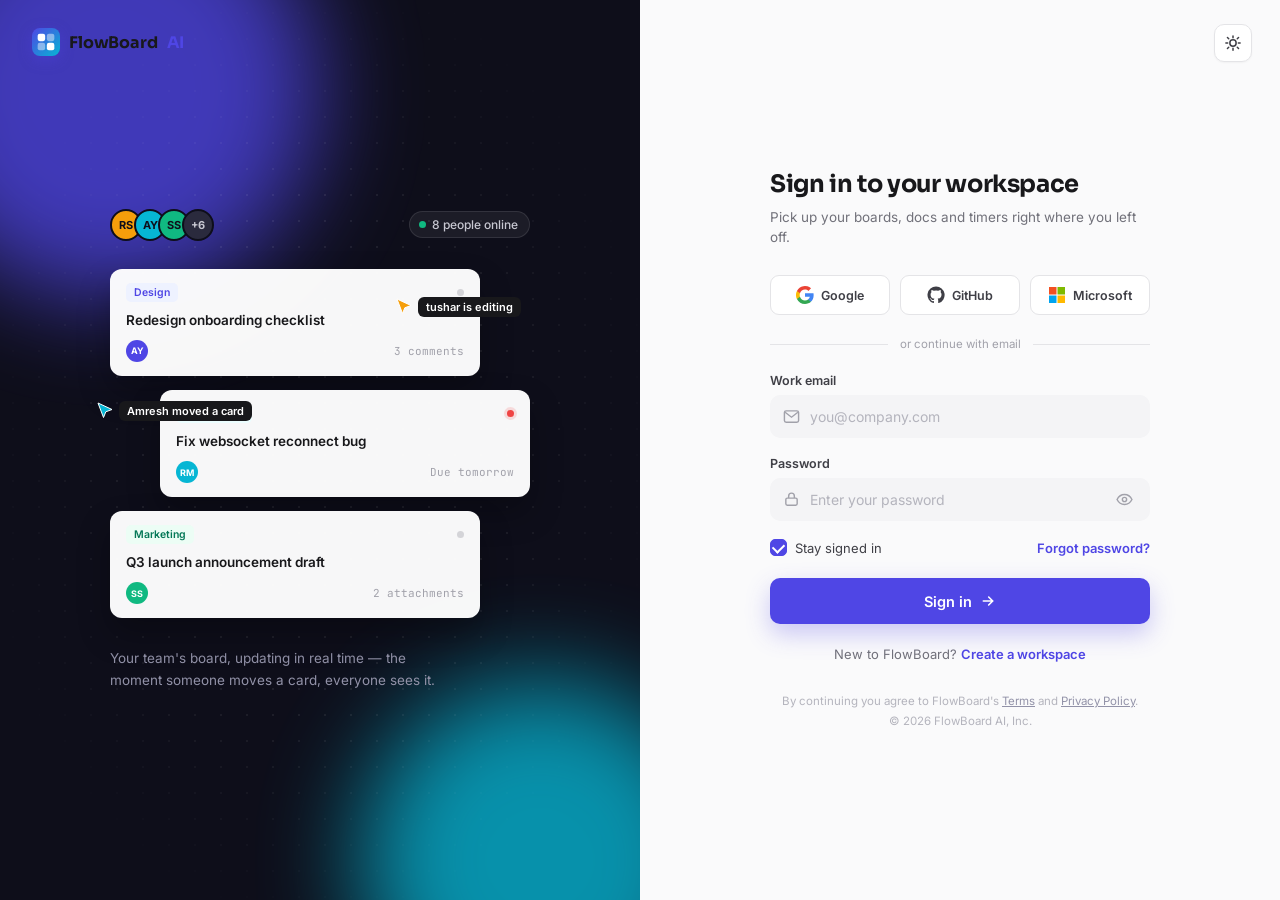
<file: login.html>
<!DOCTYPE html>
<html lang="en">
<head>
  <meta charset="UTF-8" />
  <meta name="viewport" content="width=device-width, initial-scale=1.0" />
  <title>Sign in · FlowBoard AI</title>

  <link rel="preconnect" href="https://fonts.googleapis.com" />
  <link rel="preconnect" href="https://fonts.gstatic.com" crossorigin />
  <link href="https://fonts.googleapis.com/css2?family=Sora:wght@500;600;700;800&family=Inter:wght@400;500;600;700&family=JetBrains+Mono:wght@400;500&display=swap" rel="stylesheet" />

  <link rel="stylesheet" href="login.css" />
</head>
<body>

  <!-- top-left brand mark -->
  <a class="brand" href="login.html">
    <span class="brand-mark">
      <svg width="20" height="20" viewBox="0 0 24 24" fill="none">
        <rect x="2" y="2" width="9" height="9" rx="2.5" fill="currentColor" />
        <rect x="13" y="2" width="9" height="9" rx="2.5" fill="currentColor" opacity="0.45" />
        <rect x="2" y="13" width="9" height="9" rx="2.5" fill="currentColor" opacity="0.45" />
        <rect x="13" y="13" width="9" height="9" rx="2.5" fill="currentColor" />
      </svg>
    </span>
    FlowBoard <em>AI</em>
  </a>

  <!-- theme switch, top right -->
  <button class="theme-toggle" id="themeToggle" type="button" aria-label="Toggle dark mode">
    <svg class="icon-sun" width="18" height="18" viewBox="0 0 24 24" fill="none" stroke="currentColor" stroke-width="2" stroke-linecap="round">
      <circle cx="12" cy="12" r="4.2" />
      <path d="M12 2.5v2.4M12 19.1v2.4M4.6 4.6l1.7 1.7M17.7 17.7l1.7 1.7M2.5 12h2.4M19.1 12h2.4M4.6 19.4l1.7-1.7M17.7 6.3l1.7-1.7" />
    </svg>
    <svg class="icon-moon" width="18" height="18" viewBox="0 0 24 24" fill="none" stroke="currentColor" stroke-width="2" stroke-linecap="round" stroke-linejoin="round">
      <path d="M20 14.5A8.5 8.5 0 1 1 9.5 4a6.8 6.8 0 0 0 10.5 10.5Z" />
    </svg>
  </button>

  <main class="screen">

    <!--LEFT: live workspace glimpse-->
    <section class="glimpse" aria-hidden="true">
      <div class="glimpse-bg">
        <div class="blob blob-a"></div>
        <div class="blob blob-b"></div>
        <div class="grid-dots"></div>
      </div>

      <div class="glimpse-content">
        <div class="presence-row">
          <div class="presence-stack">
            <span class="presence-avatar avatar-amber">RS</span>
            <span class="presence-avatar avatar-cyan">AY</span>
            <span class="presence-avatar avatar-emerald">SS</span>
            <span class="presence-avatar presence-more">+6</span>
          </div>
          <span class="live-pill"><i></i>8 people online</span>
        </div>

        <div class="mini-board">
          <div class="mini-card mini-card-1">
            <div class="mini-card-top">
              <span class="mini-tag mini-tag-indigo">Design</span>
              <span class="mini-priority"></span>
            </div>
            <p>Redesign onboarding checklist</p>
            <div class="mini-card-bottom">
              <span class="mini-avatar avatar-indigo">AY</span>
              <span class="mini-meta">3 comments</span>
            </div>
          </div>

          <div class="mini-card mini-card-2">
            <div class="mini-card-top">
              <span class="mini-tag mini-tag-cyan">Engineering</span>
              <span class="mini-priority mini-priority-high"></span>
            </div>
            <p>Fix websocket reconnect bug</p>
            <div class="mini-card-bottom">
              <span class="mini-avatar avatar-cyan">RM</span>
              <span class="mini-meta">Due tomorrow</span>
            </div>
          </div>

          <div class="mini-card mini-card-3">
            <div class="mini-card-top">
              <span class="mini-tag mini-tag-green">Marketing</span>
              <span class="mini-priority"></span>
            </div>
            <p>Q3 launch announcement draft</p>
            <div class="mini-card-bottom">
              <span class="mini-avatar avatar-emerald">SS</span>
              <span class="mini-meta">2 attachments</span>
            </div>
          </div>

          <div class="cursor cursor-1">
            <svg width="16" height="18" viewBox="0 0 16 18" fill="none"><path d="M1 1l5.5 14.5L8.8 9.8 15 7.5 1 1Z" fill="#F59E0B" stroke="white" stroke-width="1"/></svg>
            <span>tushar is editing</span>
          </div>
          <div class="cursor cursor-2">
            <svg width="16" height="18" viewBox="0 0 16 18" fill="none"><path d="M1 1l5.5 14.5L8.8 9.8 15 7.5 1 1Z" fill="#06B6D4" stroke="white" stroke-width="1"/></svg>
            <span>Amresh moved a card</span>
          </div>
        </div>

        <p class="glimpse-caption">Your team's board, updating in real time — the moment someone moves a card, everyone sees it.</p>
      </div>
    </section>

    <!--RIGHT: the actual sign-in form-->
    <section class="auth">
      <div class="auth-card">

        <div class="auth-head">
          <h1>Sign in to your workspace</h1>
          <p>Pick up your boards, docs and timers right where you left off.</p>
        </div>

        <div class="sso-row">
          <button type="button" class="sso-btn" id="ssoGoogle">
            <svg width="18" height="18" viewBox="0 0 18 18"><path fill="#4285F4" d="M17.64 9.2c0-.64-.06-1.25-.16-1.84H9v3.48h4.84a4.14 4.14 0 0 1-1.8 2.72v2.26h2.9C16.66 14.2 17.64 11.9 17.64 9.2Z"/><path fill="#34A853" d="M9 18c2.43 0 4.47-.8 5.96-2.18l-2.9-2.26c-.8.54-1.84.86-3.06.86-2.35 0-4.34-1.59-5.05-3.72H.95v2.33A9 9 0 0 0 9 18Z"/><path fill="#FBBC05" d="M3.95 10.7a5.4 5.4 0 0 1 0-3.4V4.97H.95a9 9 0 0 0 0 8.06l3-2.33Z"/><path fill="#EA4335" d="M9 3.58c1.32 0 2.5.45 3.44 1.35l2.58-2.58A9 9 0 0 0 .95 4.97l3 2.33C4.66 5.17 6.65 3.58 9 3.58Z"/></svg>
            Google
          </button>
          <button type="button" class="sso-btn" id="ssoGithub">
            <svg width="18" height="18" viewBox="0 0 18 18" fill="currentColor"><path d="M9 .5a8.5 8.5 0 0 0-2.69 16.57c.43.08.58-.18.58-.41v-1.6c-2.37.51-2.87-1.04-2.87-1.04-.39-.98-.95-1.24-.95-1.24-.77-.53.06-.52.06-.52.86.06 1.31.88 1.31.88.76 1.3 1.99.93 2.48.71.08-.55.3-.93.54-1.14-1.89-.21-3.88-.94-3.88-4.2 0-.93.33-1.68.88-2.28-.09-.21-.38-1.08.08-2.25 0 0 .72-.23 2.36.87a8.16 8.16 0 0 1 4.3 0c1.64-1.1 2.35-.87 2.35-.87.47 1.17.18 2.04.09 2.25.55.6.88 1.35.88 2.28 0 3.27-2 3.98-3.9 4.19.31.27.58.79.58 1.6v2.36c0 .23.15.5.59.41A8.5 8.5 0 0 0 9 .5Z"/></svg>
            GitHub
          </button>
          <button type="button" class="sso-btn" id="ssoMicrosoft">
            <svg width="18" height="18" viewBox="0 0 18 18"><rect x="1" y="1" width="7.5" height="7.5" fill="#F25022"/><rect x="9.5" y="1" width="7.5" height="7.5" fill="#7FBA00"/><rect x="1" y="9.5" width="7.5" height="7.5" fill="#00A4EF"/><rect x="9.5" y="9.5" width="7.5" height="7.5" fill="#FFB900"/></svg>
            Microsoft
          </button>
        </div>

        <div class="divider"><span>or continue with email</span></div>

        <form id="loginForm" novalidate>

          <div class="field" id="emailField">
            <label for="email">Work email</label>
            <div class="field-input">
              <svg width="17" height="17" viewBox="0 0 24 24" fill="none" stroke="currentColor" stroke-width="2"><rect x="2" y="4" width="20" height="16" rx="2.5"/><path d="m3 6 9 7 9-7"/></svg>
              <input type="email" id="email" name="email" placeholder="you@company.com" autocomplete="email" />
            </div>
            <span class="field-error">Enter a valid work email to continue</span>
          </div>

          <div class="field" id="passwordField">
            <label for="password">Password</label>
            <div class="field-input">
              <svg width="17" height="17" viewBox="0 0 24 24" fill="none" stroke="currentColor" stroke-width="2"><rect x="4" y="10" width="16" height="10" rx="2"/><path d="M8 10V7a4 4 0 0 1 8 0v3"/></svg>
              <input type="password" id="password" name="password" placeholder="Enter your password" autocomplete="current-password" />
              <button type="button" class="toggle-visibility" id="togglePassword" aria-label="Show password">
                <svg class="eye-open" width="17" height="17" viewBox="0 0 24 24" fill="none" stroke="currentColor" stroke-width="2"><path d="M1.5 12S5 5 12 5s10.5 7 10.5 7-3.5 7-10.5 7S1.5 12 1.5 12Z"/><circle cx="12" cy="12" r="3"/></svg>
                <svg class="eye-closed" width="17" height="17" viewBox="0 0 24 24" fill="none" stroke="currentColor" stroke-width="2"><path d="M3 3l18 18M10.6 10.6a3 3 0 0 0 4.2 4.2M6.5 6.7C3.8 8.3 2 12 2 12s3.5 7 10 7c1.8 0 3.3-.4 4.6-1.1M9.9 5.1A10.6 10.6 0 0 1 12 5c6.5 0 10 7 10 7a16.3 16.3 0 0 1-2.3 3.2"/></svg>
              </button>
            </div>
            <span class="field-error">Your password should be at least 8 characters</span>
          </div>

          <div class="field-row">
            <label class="check">
              <input type="checkbox" id="remember" checked />
              <span class="check-box"></span>
              Stay signed in
            </label>
            <a href="#" class="forgot">Forgot password?</a>
          </div>

          <button type="submit" class="submit-btn" id="submitBtn">
            <span class="btn-label">Sign in</span>
            <svg class="btn-arrow" width="16" height="16" viewBox="0 0 24 24" fill="none" stroke="currentColor" stroke-width="2.4" stroke-linecap="round"><path d="M5 12h14M13 6l6 6-6 6"/></svg>
            <span class="btn-spinner"></span>
          </button>

        </form>

        <p class="switch-line">New to FlowBoard? <a href="#">Create a workspace</a></p>
      </div>

      <p class="legal">By continuing you agree to FlowBoard's <a href="#">Terms</a> and <a href="#">Privacy Policy</a>.<br />© 2026 FlowBoard AI, Inc.</p>
    </section>

  </main>

  <div class="toast" id="toast">
    <svg width="18" height="18" viewBox="0 0 24 24" fill="none" stroke="currentColor" stroke-width="2.4" stroke-linecap="round" stroke-linejoin="round"><path d="M20 6 9 17l-5-5"/></svg>
    <span id="toastText">Signed in — redirecting to your workspace…</span>
  </div>

  <script src="login.js"></script>
</body>
</html>
</file>
<file: styles.css>
/* ====================================================================
   FlowBoard AI — app shell (dashboard + board)
   Same approach as the login page: no custom properties, theming is
   done by duplicating the rules that change under body.dark.
   ==================================================================== */

* {
  margin: 0;
  padding: 0;
  box-sizing: border-box;
}

body {
  font-family: "Inter", -apple-system, BlinkMacSystemFont, sans-serif;
  background: #F7F7F9;
  color: #18181B;
  transition: background 0.3s ease, color 0.3s ease;
}

body.dark {
  background: #0B0B12;
  color: #F4F4F6;
}

a { color: inherit; text-decoration: none; }
button { font-family: inherit; cursor: pointer; background: none; border: none; }
input { font-family: inherit; }
ul { list-style: none; }
svg { display: block; }

/* ================================================================
   APP SHELL
   ================================================================ */

.app {
  display: flex;
  min-height: 100vh;
}

/* ---------------------------------------------------------------- */
/* Sidebar                                                            */
/* ---------------------------------------------------------------- */

.sidebar {
  width: 256px;
  flex-shrink: 0;
  background: #ffffff;
  border-right: 1px solid #ECECEF;
  display: flex;
  flex-direction: column;
  padding: 16px 12px;
  position: sticky;
  top: 0;
  height: 100vh;
  overflow-y: auto;
  transition: width 0.22s ease, transform 0.25s ease;
  z-index: 30;
}

body.dark .sidebar {
  background: #111118;
  border-right-color: #1F1F2B;
}

.sidebar.is-collapsed {
  width: 76px;
}

.workspace-switcher {
  display: flex;
  align-items: center;
  gap: 10px;
  padding: 9px 8px;
  border-radius: 10px;
  cursor: pointer;
  transition: background 0.15s ease;
  margin-bottom: 14px;
}

.workspace-switcher:hover {
  background: #F4F4F6;
}

body.dark .workspace-switcher:hover {
  background: #1A1A24;
}

.workspace-mark {
  width: 30px;
  height: 30px;
  border-radius: 8px;
  flex-shrink: 0;
  display: grid;
  place-items: center;
  color: #fff;
  background: linear-gradient(135deg, #4F46E5, #06B6D4);
}

.workspace-name {
  display: flex;
  flex-direction: column;
  font-family: "Sora", sans-serif;
  font-weight: 700;
  font-size: 13.5px;
  line-height: 1.3;
  white-space: nowrap;
  overflow: hidden;
}

.workspace-name small {
  font-family: "Inter", sans-serif;
  font-weight: 500;
  font-size: 11px;
  color: #A1A1AA;
}

.workspace-caret {
  margin-left: auto;
  color: #A1A1AA;
  flex-shrink: 0;
}

.sidebar.is-collapsed .workspace-name,
.sidebar.is-collapsed .workspace-caret,
.sidebar.is-collapsed .sidebar-search span,
.sidebar.is-collapsed .sidebar-search kbd,
.sidebar.is-collapsed .nav-label,
.sidebar.is-collapsed .nav-link span,
.sidebar.is-collapsed .nav-pill {
  display: none;
}

.sidebar-search {
  display: flex;
  align-items: center;
  gap: 8px;
  width: 100%;
  padding: 9px 10px;
  border-radius: 9px;
  background: #F4F4F6;
  color: #71717A;
  font-size: 13px;
  margin-bottom: 18px;
}

body.dark .sidebar-search {
  background: #1A1A24;
  color: #9292A0;
}

.sidebar-search span { flex: 1; text-align: left; }

.sidebar-search kbd {
  font-family: "JetBrains Mono", monospace;
  font-size: 10.5px;
  background: #ffffff;
  border: 1px solid #E4E4E7;
  border-radius: 5px;
  padding: 1px 5px;
  color: #A1A1AA;
}

body.dark .sidebar-search kbd {
  background: #111118;
  border-color: #2A2A38;
}

.nav {
  flex: 1;
  display: flex;
  flex-direction: column;
}

.nav-label {
  font-size: 10.5px;
  font-weight: 700;
  text-transform: uppercase;
  letter-spacing: 0.06em;
  color: #B4B4BD;
  padding: 14px 10px 6px;
}

body.dark .nav-label { color: #54545F; }

.nav-link {
  display: flex;
  align-items: center;
  gap: 11px;
  padding: 8px 10px;
  border-radius: 9px;
  font-size: 13.5px;
  font-weight: 500;
  color: #3F3F46;
  position: relative;
}

body.dark .nav-link { color: #C7C7D1; }

.nav-link svg { flex-shrink: 0; color: #9292A0; }

.nav-link:hover {
  background: #F4F4F6;
  color: #18181B;
}

body.dark .nav-link:hover {
  background: #1A1A24;
  color: #F4F4F6;
}

.nav-link.is-active {
  background: #EEF2FF;
  color: #4338CA;
  font-weight: 600;
}

.nav-link.is-active svg { color: #4F46E5; }

body.dark .nav-link.is-active {
  background: rgba(79, 70, 229, 0.18);
  color: #A5A6F6;
}

body.dark .nav-link.is-active svg { color: #8B85F0; }

.nav-link-ai svg { color: #06B6D4; }

.nav-pill {
  margin-left: auto;
  font-size: 9.5px;
  font-weight: 700;
  background: #06B6D4;
  color: #fff;
  padding: 1px 6px;
  border-radius: 999px;
}

.sidebar-foot {
  border-top: 1px solid #ECECEF;
  padding-top: 10px;
  margin-top: 8px;
  display: flex;
  align-items: center;
  gap: 6px;
}

body.dark .sidebar-foot { border-top-color: #1F1F2B; }

.sidebar-foot .nav-link { flex: 1; }

.collapse-btn {
  width: 32px;
  height: 32px;
  border-radius: 8px;
  display: grid;
  place-items: center;
  color: #9292A0;
  flex-shrink: 0;
}

.collapse-btn:hover { background: #F4F4F6; color: #18181B; }
body.dark .collapse-btn:hover { background: #1A1A24; color: #F4F4F6; }

.sidebar.is-collapsed .collapse-btn svg { transform: rotate(180deg); }

/* ---------------------------------------------------------------- */
/* Topbar                                                             */
/* ---------------------------------------------------------------- */

.main {
  flex: 1;
  min-width: 0;
  display: flex;
  flex-direction: column;
}

.topbar {
  height: 64px;
  flex-shrink: 0;
  display: flex;
  align-items: center;
  gap: 16px;
  padding: 0 24px;
  background: rgba(255, 255, 255, 0.85);
  backdrop-filter: blur(10px);
  border-bottom: 1px solid #ECECEF;
  position: sticky;
  top: 0;
  z-index: 20;
}

body.dark .topbar {
  background: rgba(17, 17, 24, 0.85);
  border-bottom-color: #1F1F2B;
}

.mobile-only { display: none; }

.topbar-search {
  flex: 1;
  max-width: 420px;
  display: flex;
  align-items: center;
  gap: 9px;
  background: #F4F4F6;
  border-radius: 9px;
  padding: 9px 12px;
  color: #A1A1AA;
}

body.dark .topbar-search { background: #1A1A24; }

.topbar-search input {
  flex: 1;
  background: none;
  border: none;
  outline: none;
  font-size: 13.5px;
  color: #18181B;
}

body.dark .topbar-search input { color: #F4F4F6; }
.topbar-search input::placeholder { color: #A1A1AA; }

.topbar-right {
  margin-left: auto;
  display: flex;
  align-items: center;
  gap: 10px;
}

.presence-mini {
  display: flex;
  margin-right: 4px;
}

.presence-mini-avatar {
  width: 28px;
  height: 28px;
  border-radius: 50%;
  display: grid;
  place-items: center;
  font-size: 10px;
  font-weight: 700;
  color: #fff;
  border: 2px solid #ffffff;
  margin-left: -8px;
}

body.dark .presence-mini-avatar { border-color: #111118; }
.presence-mini-avatar:first-child { margin-left: 0; }
.presence-mini-more { background: #E4E4E7; color: #71717A; }
body.dark .presence-mini-more { background: #262633; color: #C7C7D1; }

.icon-btn {
  width: 36px;
  height: 36px;
  border-radius: 9px;
  display: grid;
  place-items: center;
  color: #52525B;
  position: relative;
}

.icon-btn:hover { background: #F4F4F6; }
body.dark .icon-btn { color: #C7C7D1; }
body.dark .icon-btn:hover { background: #1A1A24; }

.icon-moon { display: none; }
body.dark .icon-sun { display: none; }
body.dark .icon-moon { display: block; }

.icon-btn.has-dot::after {
  content: "";
  position: absolute;
  top: 8px;
  right: 8px;
  width: 7px;
  height: 7px;
  border-radius: 50%;
  background: #EF4444;
  border: 2px solid #fff;
}

body.dark .icon-btn.has-dot::after { border-color: #111118; }

.create-btn {
  display: flex;
  align-items: center;
  gap: 6px;
  background: #4F46E5;
  color: #fff;
  font-size: 13px;
  font-weight: 600;
  padding: 9px 14px;
  border-radius: 9px;
  box-shadow: 0 6px 16px rgba(79, 70, 229, 0.28);
  transition: background 0.15s ease, transform 0.12s ease;
  white-space: nowrap;
}

.create-btn:hover { background: #4338CA; transform: translateY(-1px); }

.user-chip {
  margin-left: 2px;
  border-radius: 50%;
}

.user-avatar {
  width: 34px;
  height: 34px;
  border-radius: 50%;
  display: grid;
  place-items: center;
  font-size: 12px;
  font-weight: 700;
  color: #fff;
}

/* small reusable avatar palette — literal colors throughout */
.avatar-amber { background: #F59E0B; }
.avatar-cyan { background: #06B6D4; }
.avatar-emerald { background: #10B981; }
.avatar-indigo { background: #4F46E5; }

.mini-avatar {
  width: 23px;
  height: 23px;
  border-radius: 50%;
  display: grid;
  place-items: center;
  font-size: 9.5px;
  font-weight: 700;
  color: #fff;
  flex-shrink: 0;
}

/* ---------------------------------------------------------------- */
/* Content area                                                       */
/* ---------------------------------------------------------------- */

.content {
  flex: 1;
  padding: 28px 32px 60px;
  max-width: 1320px;
  width: 100%;
  margin: 0 auto;
}

.page-head {
  display: flex;
  align-items: flex-end;
  justify-content: space-between;
  gap: 16px;
  margin-bottom: 26px;
  flex-wrap: wrap;
}

.page-head h1 {
  font-family: "Sora", sans-serif;
  font-size: 23px;
  font-weight: 700;
  letter-spacing: -0.01em;
  margin-bottom: 5px;
}

.page-head p {
  font-size: 13.5px;
  color: #71717A;
}

body.dark .page-head p { color: #9292A0; }

.page-head-actions {
  display: flex;
  gap: 10px;
}

.ghost-btn {
  display: flex;
  align-items: center;
  gap: 7px;
  font-size: 12.5px;
  font-weight: 600;
  color: #3F3F46;
  background: #ffffff;
  border: 1px solid #E4E4E7;
  padding: 8px 13px;
  border-radius: 9px;
  white-space: nowrap;
  transition: border-color 0.15s ease, transform 0.12s ease;
}

.ghost-btn:hover { border-color: #C7C7D1; transform: translateY(-1px); }

body.dark .ghost-btn {
  background: #15151E;
  border-color: #262633;
  color: #D4D4D8;
}

body.dark .ghost-btn:hover { border-color: #3A3A48; }

/* ================================================================
   KPI CARDS
   ================================================================ */

.kpi-grid {
  display: grid;
  grid-template-columns: repeat(6, 1fr);
  gap: 14px;
  margin-bottom: 24px;
}

.kpi-card {
  background: #ffffff;
  border: 1px solid #ECECEF;
  border-radius: 14px;
  padding: 16px;
  transition: transform 0.15s ease, box-shadow 0.15s ease;
}

.kpi-card:hover {
  transform: translateY(-2px);
  box-shadow: 0 12px 28px rgba(24, 24, 40, 0.06);
}

body.dark .kpi-card {
  background: #15151E;
  border-color: #232330;
}

body.dark .kpi-card:hover {
  box-shadow: 0 12px 28px rgba(0, 0, 0, 0.3);
}

.kpi-top {
  display: flex;
  align-items: center;
  justify-content: space-between;
  margin-bottom: 14px;
}

.kpi-icon {
  width: 30px;
  height: 30px;
  border-radius: 8px;
  display: grid;
  place-items: center;
}

.kpi-icon-indigo { background: #EEF2FF; color: #4F46E5; }
.kpi-icon-cyan { background: #ECFEFF; color: #0E7490; }
.kpi-icon-emerald { background: #ECFDF5; color: #047857; }
.kpi-icon-warning { background: #FFFBEB; color: #B45309; }
.kpi-icon-danger { background: #FEF2F2; color: #DC2626; }

body.dark .kpi-icon-indigo { background: rgba(79, 70, 229, 0.18); color: #A5A6F6; }
body.dark .kpi-icon-cyan { background: rgba(6, 182, 212, 0.16); color: #67E8F9; }
body.dark .kpi-icon-emerald { background: rgba(16, 185, 129, 0.16); color: #6EE7B7; }
body.dark .kpi-icon-warning { background: rgba(245, 158, 11, 0.16); color: #FCD34D; }
body.dark .kpi-icon-danger { background: rgba(239, 68, 68, 0.16); color: #FCA5A5; }

.kpi-trend {
  font-size: 11.5px;
  font-weight: 700;
  font-family: "JetBrains Mono", monospace;
}

.kpi-trend-up { color: #059669; }
.kpi-trend-down { color: #DC2626; }
body.dark .kpi-trend-up { color: #34D399; }
body.dark .kpi-trend-down { color: #F87171; }

.kpi-value {
  font-family: "Sora", sans-serif;
  font-size: 24px;
  font-weight: 700;
  letter-spacing: -0.01em;
  margin-bottom: 3px;
}

.kpi-label {
  font-size: 12px;
  color: #71717A;
}

body.dark .kpi-label { color: #9292A0; }

/* ================================================================
   DASHBOARD GRID / PANELS
   ================================================================ */

.dash-grid {
  display: grid;
  grid-template-columns: 1.7fr 1fr;
  gap: 16px;
  margin-bottom: 16px;
}

.dash-grid-secondary {
  grid-template-columns: 1fr 1fr 1fr;
}

.panel {
  background: #ffffff;
  border: 1px solid #ECECEF;
  border-radius: 16px;
  padding: 20px 22px;
}

body.dark .panel {
  background: #15151E;
  border-color: #232330;
}

.panel-head {
  display: flex;
  align-items: center;
  justify-content: space-between;
  margin-bottom: 18px;
}

.panel-head h2 {
  font-family: "Sora", sans-serif;
  font-size: 15px;
  font-weight: 700;
  display: flex;
  align-items: center;
  gap: 7px;
}

.panel-head h2 svg { color: #06B6D4; }

.panel-note {
  font-size: 11.5px;
  color: #A1A1AA;
}

.panel-tabs {
  display: flex;
  background: #F4F4F6;
  border-radius: 8px;
  padding: 3px;
}

body.dark .panel-tabs { background: #1C1C26; }

.panel-tab {
  font-size: 11.5px;
  font-weight: 600;
  color: #71717A;
  padding: 5px 11px;
  border-radius: 6px;
}

.panel-tab.is-active {
  background: #ffffff;
  color: #18181B;
  box-shadow: 0 1px 3px rgba(16, 16, 24, 0.08);
}

body.dark .panel-tab { color: #9292A0; }
body.dark .panel-tab.is-active { background: #2A2A38; color: #F4F4F6; }

/* Trend chart (line) */

.trend-chart {
  width: 100%;
  height: 180px;
  overflow: visible;
}

.grid-lines line {
  stroke: #F0F0F3;
  stroke-width: 1;
}

body.dark .grid-lines line { stroke: #20202C; }

.trend-line {
  stroke: #4F46E5;
  stroke-width: 2.5;
  stroke-linecap: round;
  stroke-linejoin: round;
}

.trend-line-2 {
  stroke: #06B6D4;
  stroke-width: 2;
  stroke-linecap: round;
  stroke-linejoin: round;
  stroke-dasharray: 5 5;
  opacity: 0.7;
}

.trend-dots circle { fill: #4F46E5; stroke: #fff; stroke-width: 2; }
body.dark .trend-dots circle { stroke: #15151E; }

.chart-axis {
  display: flex;
  justify-content: space-between;
  font-size: 10.5px;
  color: #A1A1AA;
  margin-top: 8px;
  padding: 0 2px;
}

.chart-legend {
  display: flex;
  gap: 18px;
  margin-top: 14px;
}

.chart-legend span {
  display: flex;
  align-items: center;
  gap: 6px;
  font-size: 11.5px;
  color: #71717A;
}

body.dark .chart-legend span { color: #9292A0; }

.dot {
  width: 8px;
  height: 8px;
  border-radius: 50%;
  display: inline-block;
}

.dot-indigo { background: #4F46E5; }
.dot-cyan { background: #06B6D4; }
.dot-warning { background: #F59E0B; }
.dot-danger { background: #EF4444; }
.dot-neutral { background: #D4D4D8; }

/* AI priority panel */

.ai-panel {
  background: linear-gradient(165deg, #F5F4FF 0%, #FFFFFF 55%);
  border-color: #E0DFFC;
}

body.dark .ai-panel {
  background: linear-gradient(165deg, rgba(79, 70, 229, 0.14) 0%, #15151E 60%);
  border-color: #2B2A45;
}

.ai-refresh {
  font-size: 10.5px;
  color: #A1A1AA;
  font-family: "JetBrains Mono", monospace;
}

.ai-item {
  display: flex;
  gap: 10px;
  padding: 11px 0;
  border-top: 1px solid rgba(79, 70, 229, 0.1);
}

body.dark .ai-item { border-top-color: rgba(255, 255, 255, 0.06); }
.ai-item:first-of-type { border-top: none; padding-top: 0; }

.ai-item-dot {
  width: 7px;
  height: 7px;
  border-radius: 50%;
  background: #A1A1AA;
  margin-top: 6px;
  flex-shrink: 0;
}

.ai-item-danger .ai-item-dot { background: #EF4444; }
.ai-item-warning .ai-item-dot { background: #F59E0B; }
.ai-item-success .ai-item-dot { background: #10B981; }

.ai-item-title {
  font-size: 13px;
  font-weight: 600;
  line-height: 1.4;
  margin-bottom: 2px;
}

.ai-item-sub {
  font-size: 11.5px;
  color: #71717A;
}

body.dark .ai-item-sub { color: #9292A0; }

.ai-cta {
  width: 100%;
  margin-top: 14px;
  padding: 10px;
  border-radius: 9px;
  background: #ffffff;
  border: 1px solid #D9D7FB;
  font-size: 12.5px;
  font-weight: 600;
  color: #4F46E5;
  transition: background 0.15s ease;
}

.ai-cta:hover { background: #EEF2FF; }

body.dark .ai-cta {
  background: #1C1C2A;
  border-color: #322F55;
  color: #A5A6F6;
}

body.dark .ai-cta:hover { background: #232238; }

/* Workload list */

.workload-row {
  display: flex;
  align-items: center;
  gap: 10px;
  padding: 8px 0;
}

.workload-name {
  font-size: 12.5px;
  font-weight: 500;
  width: 86px;
  flex-shrink: 0;
  overflow: hidden;
  text-overflow: ellipsis;
  white-space: nowrap;
}

.workload-bar {
  flex: 1;
  height: 7px;
  border-radius: 99px;
  background: #F0F0F3;
  overflow: hidden;
}

body.dark .workload-bar { background: #20202C; }

.workload-bar i {
  display: block;
  height: 100%;
  border-radius: 99px;
}

.workload-pct {
  font-size: 11.5px;
  font-family: "JetBrains Mono", monospace;
  color: #71717A;
  width: 32px;
  text-align: right;
}

body.dark .workload-pct { color: #9292A0; }

/* Donut chart */

.donut-wrap {
  display: flex;
  align-items: center;
  gap: 20px;
}

.donut {
  width: 120px;
  height: 120px;
  flex-shrink: 0;
  transform: rotate(-90deg);
}

.donut-track { stroke: #F0F0F3; }
body.dark .donut-track { stroke: #20202C; }

.donut-seg-1 { stroke: #4F46E5; }
.donut-seg-2 { stroke: #F59E0B; }
.donut-seg-3 { stroke: #EF4444; }

.donut-num, .donut-sub {
  transform: rotate(90deg);
  transform-origin: 60px 60px;
  text-anchor: middle;
  fill: #18181B;
  font-family: "Sora", sans-serif;
}

body.dark .donut-num, body.dark .donut-sub { fill: #F4F4F6; }

.donut-num { font-size: 17px; font-weight: 700; }
.donut-sub { font-size: 8px; fill: #A1A1AA; font-family: "Inter", sans-serif; }

.donut-legend {
  display: flex;
  flex-direction: column;
  gap: 9px;
}

.donut-legend span {
  display: flex;
  align-items: center;
  gap: 7px;
  font-size: 12px;
  color: #71717A;
}

body.dark .donut-legend span { color: #9292A0; }
.donut-legend b { color: #18181B; margin-left: auto; font-family: "JetBrains Mono", monospace; font-size: 11.5px; }
body.dark .donut-legend b { color: #F4F4F6; }

/* Bar chart */

.bar-chart {
  width: 100%;
  height: 150px;
}

.bar-grid line { stroke: #F0F0F3; stroke-width: 1; }
body.dark .bar-grid line { stroke: #20202C; }

.bar-billable { fill: #4F46E5; }
.bar-nonbillable { fill: #E4E4E7; }
body.dark .bar-nonbillable { fill: #2A2A38; }

.chart-axis-5 { padding: 0 6px; }

/* ================================================================
   RESPONSIVE — shell + dashboard
   ================================================================ */

@media (max-width: 1180px) {
  .kpi-grid { grid-template-columns: repeat(3, 1fr); }
  .dash-grid { grid-template-columns: 1fr; }
  .dash-grid-secondary { grid-template-columns: 1fr 1fr; }
}

@media (max-width: 860px) {
  .sidebar {
    position: fixed;
    left: 0;
    transform: translateX(-100%);
  }
  .sidebar.is-open { transform: translateX(0); box-shadow: 20px 0 60px rgba(0,0,0,0.25); }
  .mobile-only { display: grid; }
  .kpi-grid { grid-template-columns: repeat(2, 1fr); }
  .dash-grid-secondary { grid-template-columns: 1fr; }
  .content { padding: 20px 16px 50px; }
  .topbar { padding: 0 14px; }
  .topbar-search { max-width: none; }
}

@media (max-width: 480px) {
  .kpi-grid { grid-template-columns: 1fr 1fr; }
  .page-head-actions { display: none; }
}

/* ================================================================
   TOAST + OVERLAY  (shared across every page)
   ================================================================ */

.toast {
  position: fixed;
  left: 50%;
  bottom: 30px;
  transform: translate(-50%, 16px);
  display: flex;
  align-items: center;
  gap: 9px;
  background: #18181B;
  color: #fff;
  font-size: 13.5px;
  font-weight: 500;
  padding: 13px 18px;
  border-radius: 11px;
  box-shadow: 0 18px 40px rgba(0, 0, 0, 0.28);
  opacity: 0;
  pointer-events: none;
  transition: opacity 0.25s ease, transform 0.25s ease;
  z-index: 80;
  max-width: 360px;
}

.toast svg { color: #10B981; flex-shrink: 0; }

.toast.is-shown {
  opacity: 1;
  transform: translate(-50%, 0);
}

.drawer-overlay {
  position: fixed;
  inset: 0;
  background: rgba(12, 12, 18, 0.45);
  opacity: 0;
  pointer-events: none;
  transition: opacity 0.25s ease;
  z-index: 55;
}

body.dark .drawer-overlay { background: rgba(0, 0, 0, 0.6); }

.drawer-overlay.is-shown {
  opacity: 1;
  pointer-events: auto;
}

body.no-scroll { overflow: hidden; }

/* sidebar tooltip — shows the page name when the sidebar is collapsed */
.sidebar.is-collapsed .nav-link {
  position: relative;
}

.sidebar.is-collapsed .nav-link:hover::after {
  content: attr(data-tip);
  position: absolute;
  left: calc(100% + 12px);
  top: 50%;
  transform: translateY(-50%);
  background: #18181B;
  color: #fff;
  font-size: 12px;
  font-weight: 600;
  padding: 5px 10px;
  border-radius: 7px;
  white-space: nowrap;
  pointer-events: none;
  box-shadow: 0 8px 20px rgba(0, 0, 0, 0.25);
  z-index: 40;
}

/* ================================================================
   BOARD HEAD
   ================================================================ */

.content-board { max-width: none; }

.board-head {
  display: flex;
  align-items: center;
  justify-content: space-between;
  gap: 16px;
  flex-wrap: wrap;
  margin-bottom: 20px;
}

.board-head-left {
  display: flex;
  align-items: center;
  gap: 18px;
}

.board-head-left h1 {
  font-family: "Sora", sans-serif;
  font-size: 21px;
  font-weight: 700;
  letter-spacing: -0.01em;
}

.board-collaborators {
  display: flex;
  align-items: center;
}

.board-collaborators .mini-avatar {
  width: 27px;
  height: 27px;
  font-size: 10px;
  border: 2px solid #fff;
  margin-left: -7px;
}

.board-collaborators .mini-avatar:first-child { margin-left: 0; }

body.dark .board-collaborators .mini-avatar { border-color: #0B0B12; }

.board-add-collab {
  width: 27px;
  height: 27px;
  border-radius: 50%;
  border: 1.5px dashed #C7C7D1;
  color: #9292A0;
  font-size: 15px;
  line-height: 1;
  display: grid;
  place-items: center;
  margin-left: 4px;
  transition: border-color 0.15s ease, color 0.15s ease;
}

.board-add-collab:hover { border-color: #4F46E5; color: #4F46E5; }

body.dark .board-add-collab { border-color: #3A3A48; color: #6B6B78; }
body.dark .board-add-collab:hover { border-color: #8B85F0; color: #A5A6F6; }

.board-head-right {
  display: flex;
  align-items: center;
  gap: 10px;
}

.view-switch {
  display: flex;
  background: #F4F4F6;
  border-radius: 9px;
  padding: 3px;
}

body.dark .view-switch { background: #1C1C26; }

.view-switch-btn {
  font-size: 12.5px;
  font-weight: 600;
  color: #71717A;
  padding: 6px 13px;
  border-radius: 7px;
}

.view-switch-btn.is-active {
  background: #ffffff;
  color: #18181B;
  box-shadow: 0 1px 3px rgba(16, 16, 24, 0.08);
}

body.dark .view-switch-btn { color: #9292A0; }
body.dark .view-switch-btn.is-active { background: #2A2A38; color: #F4F4F6; }

/* ================================================================
   KANBAN BOARD
   ================================================================ */

.board {
  display: flex;
  align-items: flex-start;
  gap: 14px;
  overflow-x: auto;
  padding-bottom: 22px;
  -webkit-overflow-scrolling: touch;
}

.column {
  flex: 0 0 282px;
  display: flex;
  flex-direction: column;
  background: #F0F0F3;
  border-radius: 14px;
  padding: 10px;
  max-height: calc(100vh - 230px);
}

body.dark .column { background: #131320; }

.column-head {
  display: flex;
  align-items: center;
  gap: 8px;
  padding: 4px 6px 10px;
  flex-shrink: 0;
}

.column-dot {
  width: 8px;
  height: 8px;
  border-radius: 50%;
  flex-shrink: 0;
}

.column-head h3 {
  flex: 1;
  font-family: "Sora", sans-serif;
  font-size: 13px;
  font-weight: 700;
}

.column-count {
  font-size: 11px;
  font-weight: 600;
  font-family: "JetBrains Mono", monospace;
  color: #9292A0;
  background: #ffffff;
  border-radius: 999px;
  min-width: 20px;
  text-align: center;
  padding: 1px 6px;
}

body.dark .column-count { background: #1E1E2A; color: #9292A0; }

.column-add {
  width: 22px;
  height: 22px;
  border-radius: 6px;
  display: grid;
  place-items: center;
  color: #9292A0;
  font-size: 14px;
  flex-shrink: 0;
}

.column-add:hover { background: #ffffff; color: #18181B; }
body.dark .column-add:hover { background: #1E1E2A; color: #F4F4F6; }

.column-cards {
  display: flex;
  flex-direction: column;
  gap: 8px;
  overflow-y: auto;
  min-height: 48px;
  padding: 2px;
  border-radius: 10px;
  transition: background 0.15s ease;
}

.column-cards.is-drag-over {
  background: rgba(79, 70, 229, 0.08);
  outline: 1.5px dashed #A5A6F6;
  outline-offset: -2px;
}

body.dark .column-cards.is-drag-over { background: rgba(79, 70, 229, 0.12); }

.add-column-btn {
  flex: 0 0 282px;
  display: flex;
  align-items: center;
  justify-content: center;
  gap: 7px;
  padding: 13px;
  border-radius: 14px;
  border: 1.5px dashed #D4D4D8;
  color: #9292A0;
  font-size: 13px;
  font-weight: 600;
  transition: border-color 0.15s ease, color 0.15s ease, background 0.15s ease;
}

.add-column-btn:hover { border-color: #4F46E5; color: #4F46E5; background: #F5F4FF; }

body.dark .add-column-btn { border-color: #2A2A38; color: #6B6B78; }
body.dark .add-column-btn:hover { border-color: #8B85F0; color: #A5A6F6; background: rgba(79, 70, 229, 0.1); }

/* Cards */

.card {
  position: relative;
  background: #ffffff;
  border: 1px solid #ECECEF;
  border-radius: 12px;
  padding: 12px 13px;
  cursor: grab;
  transition: transform 0.12s ease, box-shadow 0.12s ease, opacity 0.12s ease;
}

.card:hover {
  transform: translateY(-1px);
  box-shadow: 0 10px 22px rgba(24, 24, 40, 0.08);
}

body.dark .card {
  background: #1A1A26;
  border-color: #262633;
}

body.dark .card:hover { box-shadow: 0 10px 22px rgba(0, 0, 0, 0.35); }

.card.is-dragging {
  opacity: 0.45;
  cursor: grabbing;
  transform: rotate(-1.5deg);
}

.card-done {
  border-left: 3px solid #10B981;
  opacity: 0.82;
}

.card-editing {
  border-color: #4F46E5;
  box-shadow: 0 0 0 3px rgba(79, 70, 229, 0.14);
}

.editing-badge {
  position: absolute;
  top: -10px;
  left: 12px;
  display: flex;
  align-items: center;
  gap: 5px;
  background: #4F46E5;
  color: #fff;
  font-size: 9.5px;
  font-weight: 700;
  padding: 3px 9px 3px 7px;
  border-radius: 999px;
  box-shadow: 0 4px 10px rgba(79, 70, 229, 0.35);
}

.editing-badge::before {
  content: "";
  width: 5px;
  height: 5px;
  border-radius: 50%;
  background: #fff;
  animation: editingPulse 1.4s ease-in-out infinite;
}

@keyframes editingPulse {
  0%, 100% { opacity: 1; }
  50% { opacity: 0.35; }
}

.card-labels {
  display: flex;
  flex-wrap: wrap;
  gap: 6px;
  margin-bottom: 8px;
}

.tag {
  font-size: 10.5px;
  font-weight: 700;
  padding: 2px 8px;
  border-radius: 6px;
}

.tag-indigo { background: #EEF2FF; color: #4338CA; }
.tag-cyan { background: #ECFEFF; color: #0E7490; }
.tag-green { background: #ECFDF5; color: #047857; }
.tag-amber { background: #FFFBEB; color: #B45309; }

body.dark .tag-indigo { background: rgba(79, 70, 229, 0.18); color: #A5A6F6; }
body.dark .tag-cyan { background: rgba(6, 182, 212, 0.16); color: #67E8F9; }
body.dark .tag-green { background: rgba(16, 185, 129, 0.16); color: #6EE7B7; }
body.dark .tag-amber { background: rgba(245, 158, 11, 0.16); color: #FCD34D; }

.card-title {
  font-size: 13px;
  font-weight: 600;
  line-height: 1.45;
  margin-bottom: 10px;
}

body.dark .card-title { color: #F0F0F3; }

.card-meta {
  display: flex;
  align-items: center;
  gap: 10px;
  flex-wrap: wrap;
  margin-bottom: 10px;
}

.priority {
  width: 7px;
  height: 7px;
  border-radius: 50%;
  flex-shrink: 0;
  display: inline-block;
}

.priority-high { background: #EF4444; }
.priority-medium { background: #F59E0B; }
.priority-low { background: #A1A1AA; }

.card-meta-item {
  display: flex;
  align-items: center;
  gap: 4px;
  font-size: 11px;
  color: #71717A;
}

body.dark .card-meta-item { color: #9292A0; }

.card-foot {
  display: flex;
  align-items: center;
  justify-content: space-between;
  padding-top: 9px;
  border-top: 1px solid #F0F0F3;
}

body.dark .card-foot { border-top-color: #232330; }

.card-foot-right {
  display: flex;
  align-items: center;
  gap: 10px;
}

.card-icon {
  display: flex;
  align-items: center;
  gap: 3px;
  font-size: 10.5px;
  font-weight: 600;
  color: #9292A0;
}

/* ================================================================
   TASK DETAIL DRAWER
   ================================================================ */

.drawer {
  position: fixed;
  top: 0;
  right: 0;
  height: 100vh;
  width: 460px;
  max-width: 92vw;
  background: #ffffff;
  box-shadow: -24px 0 60px rgba(16, 16, 24, 0.18);
  transform: translateX(100%);
  transition: transform 0.3s cubic-bezier(0.4, 0, 0.2, 1);
  z-index: 60;
  overflow-y: auto;
  display: flex;
  flex-direction: column;
}

body.dark .drawer { background: #111118; }

.drawer.is-open { transform: translateX(0); }

.drawer-head {
  position: sticky;
  top: 0;
  display: flex;
  align-items: center;
  justify-content: space-between;
  gap: 10px;
  padding: 16px 18px;
  background: rgba(255, 255, 255, 0.9);
  backdrop-filter: blur(10px);
  border-bottom: 1px solid #ECECEF;
  z-index: 2;
}

body.dark .drawer-head {
  background: rgba(17, 17, 24, 0.9);
  border-bottom-color: #1F1F2B;
}

.drawer-breadcrumb {
  font-size: 11.5px;
  color: #9292A0;
  font-weight: 600;
}

.drawer-head-actions {
  display: flex;
  align-items: center;
  gap: 2px;
}

.drawer-body {
  padding: 18px 22px 60px;
}

.drawer-title {
  width: 100%;
  border: none;
  background: none;
  outline: none;
  font-family: "Sora", sans-serif;
  font-size: 19px;
  font-weight: 700;
  letter-spacing: -0.01em;
  color: #18181B;
  padding: 4px 2px;
  border-radius: 8px;
  margin-bottom: 18px;
  transition: background 0.15s ease;
}

.drawer-title:focus { background: #F4F4F6; }

body.dark .drawer-title { color: #F4F4F6; }
body.dark .drawer-title:focus { background: #1A1A24; }

.drawer-props {
  display: flex;
  flex-direction: column;
  gap: 13px;
  padding-bottom: 18px;
  margin-bottom: 4px;
  border-bottom: 1px solid #ECECEF;
}

body.dark .drawer-props { border-bottom-color: #1F1F2B; }

.drawer-prop {
  display: flex;
  align-items: center;
  gap: 14px;
}

.drawer-prop-label {
  width: 104px;
  flex-shrink: 0;
  font-size: 12px;
  color: #9292A0;
  font-weight: 500;
}

.drawer-prop-value {
  display: flex;
  align-items: center;
  gap: 7px;
  font-size: 13px;
  font-weight: 500;
  color: #3F3F46;
}

body.dark .drawer-prop-value { color: #D4D4D8; }

.drawer-prop-value svg { color: #9292A0; flex-shrink: 0; }

.status-pill {
  font-size: 11px;
  font-weight: 700;
  padding: 3px 10px;
  border-radius: 999px;
}

.status-pill-todo { background: #F4F4F6; color: #52525B; }
.status-pill-progress { background: #EEF2FF; color: #4338CA; }
.status-pill-review { background: #FFFBEB; color: #B45309; }
.status-pill-done { background: #ECFDF5; color: #047857; }

body.dark .status-pill-todo { background: #1C1C26; color: #C7C7D1; }
body.dark .status-pill-progress { background: rgba(79, 70, 229, 0.18); color: #A5A6F6; }
body.dark .status-pill-review { background: rgba(245, 158, 11, 0.16); color: #FCD34D; }
body.dark .status-pill-done { background: rgba(16, 185, 129, 0.16); color: #6EE7B7; }

.drawer-timer { font-family: "JetBrains Mono", monospace; gap: 10px; }

.timer-btn {
  width: 24px;
  height: 24px;
  border-radius: 50%;
  background: #4F46E5;
  color: #fff;
  display: grid;
  place-items: center;
}

.timer-btn svg { margin-left: 1px; }
.timer-icon-pause { display: none; margin-left: 0 !important; }
.timer-btn.is-running .timer-icon-play { display: none; }
.timer-btn.is-running .timer-icon-pause { display: block; }
.timer-btn.is-running { background: #DC2626; }

.drawer-deps { flex-wrap: wrap; }

.dep-chip {
  font-size: 11.5px;
  font-weight: 600;
  color: #92400E;
  background: #FFFBEB;
  border: 1px solid #FDE68A;
  padding: 5px 10px;
  border-radius: 8px;
}

body.dark .dep-chip {
  color: #FCD34D;
  background: rgba(245, 158, 11, 0.1);
  border-color: rgba(245, 158, 11, 0.3);
}

.drawer-section {
  padding: 18px 0;
  border-bottom: 1px solid #ECECEF;
}

body.dark .drawer-section { border-bottom-color: #1F1F2B; }
.drawer-section:last-child { border-bottom: none; padding-bottom: 0; }

.drawer-section h4 {
  display: flex;
  align-items: center;
  justify-content: space-between;
  font-size: 11.5px;
  font-weight: 700;
  text-transform: uppercase;
  letter-spacing: 0.04em;
  color: #9292A0;
  margin-bottom: 12px;
}

.checklist-progress {
  font-family: "JetBrains Mono", monospace;
  text-transform: none;
  letter-spacing: normal;
  font-weight: 600;
  color: #71717A;
}

body.dark .checklist-progress { color: #9292A0; }

.rich-editor {
  font-size: 13px;
  line-height: 1.65;
  color: #3F3F46;
  background: #FAFAFA;
  border: 1px solid #ECECEF;
  border-radius: 10px;
  padding: 12px 13px;
  outline: none;
  transition: border-color 0.15s ease, box-shadow 0.15s ease;
}

.rich-editor p { margin-bottom: 8px; }
.rich-editor p:last-child { margin-bottom: 0; }

.rich-editor:focus {
  border-color: #A5A6F6;
  box-shadow: 0 0 0 3px rgba(79, 70, 229, 0.12);
}

body.dark .rich-editor {
  color: #D4D4D8;
  background: #16161F;
  border-color: #232330;
}

body.dark .rich-editor:focus { border-color: #4F46E5; }

.progress-track {
  height: 6px;
  border-radius: 999px;
  background: #F0F0F3;
  overflow: hidden;
  margin-bottom: 10px;
}

body.dark .progress-track { background: #20202C; }

.progress-track i {
  display: block;
  height: 100%;
  background: #4F46E5;
  border-radius: 999px;
  transition: width 0.25s ease;
}

.checklist li { padding: 3px 0; }

.checklist li label {
  display: flex;
  align-items: center;
  gap: 10px;
  font-size: 13px;
  color: #3F3F46;
  cursor: pointer;
}

body.dark .checklist li label { color: #D4D4D8; }

.checklist li label input[type="checkbox"] {
  position: absolute;
  opacity: 0;
  pointer-events: none;
}

.check-box {
  position: relative;
  width: 17px;
  height: 17px;
  border-radius: 5px;
  border: 1.5px solid #D4D4D8;
  background: #ffffff;
  flex-shrink: 0;
  transition: background 0.15s ease, border-color 0.15s ease;
}

body.dark .check-box { border-color: #3A3A48; background: #16161F; }

.checklist li label input:checked + .check-box {
  background: #4F46E5;
  border-color: #4F46E5;
}

.check-box::after {
  content: "";
  position: absolute;
  left: 5px;
  top: 2px;
  width: 4px;
  height: 8px;
  border: solid #fff;
  border-width: 0 2px 2px 0;
  transform: rotate(45deg);
  opacity: 0;
}

.checklist li label input:checked + .check-box::after { opacity: 1; }

.checklist li.is-done label { color: #A1A1AA; text-decoration: line-through; }

.attachments {
  display: flex;
  flex-wrap: wrap;
  gap: 9px;
}

.attachment {
  display: flex;
  align-items: center;
  gap: 9px;
  background: #FAFAFA;
  border: 1px solid #ECECEF;
  border-radius: 10px;
  padding: 7px 11px;
}

body.dark .attachment { background: #16161F; border-color: #232330; }

.attachment-icon { font-size: 18px; }

.attachment p { font-size: 12px; font-weight: 600; }
.attachment span { font-size: 10.5px; color: #9292A0; }

.attachment-add {
  display: flex;
  align-items: center;
  gap: 6px;
  font-size: 12px;
  font-weight: 600;
  color: #9292A0;
  border: 1.5px dashed #D4D4D8;
  border-radius: 10px;
  padding: 8px 12px;
  transition: border-color 0.15s ease, color 0.15s ease;
}

.attachment-add:hover { border-color: #4F46E5; color: #4F46E5; }

body.dark .attachment-add { border-color: #2A2A38; color: #6B6B78; }
body.dark .attachment-add:hover { border-color: #8B85F0; color: #A5A6F6; }

.timeline { display: flex; flex-direction: column; gap: 14px; }

.timeline li { display: flex; gap: 10px; }

.timeline li p {
  font-size: 12.5px;
  line-height: 1.5;
  color: #3F3F46;
}

body.dark .timeline li p { color: #C7C7D1; }

.timeline-time {
  display: block;
  font-size: 10.5px;
  color: #A1A1AA;
  margin-top: 2px;
}

.comment {
  display: flex;
  gap: 10px;
  margin-bottom: 14px;
}

.comment-bubble {
  flex: 1;
  background: #FAFAFA;
  border-radius: 4px 12px 12px 12px;
  padding: 9px 12px;
}

body.dark .comment-bubble { background: #16161F; }

.comment-head {
  display: flex;
  align-items: baseline;
  justify-content: space-between;
  gap: 10px;
  font-size: 11.5px;
  margin-bottom: 3px;
}

.comment-head span { color: #A1A1AA; font-weight: 500; }

.comment-bubble > p:last-child {
  font-size: 13px;
  line-height: 1.5;
  color: #3F3F46;
}

body.dark .comment-bubble > p:last-child { color: #D4D4D8; }

.comment-input {
  display: flex;
  align-items: center;
  gap: 9px;
}

.comment-input input {
  flex: 1;
  background: #FAFAFA;
  border: 1px solid #ECECEF;
  border-radius: 999px;
  padding: 9px 14px;
  font-size: 13px;
  outline: none;
  color: #18181B;
  transition: border-color 0.15s ease;
}

.comment-input input:focus { border-color: #A5A6F6; }
.comment-input input::placeholder { color: #A1A1AA; }

body.dark .comment-input input {
  background: #16161F;
  border-color: #232330;
  color: #F4F4F6;
}

.comment-send {
  width: 32px;
  height: 32px;
  border-radius: 50%;
  flex-shrink: 0;
  background: #4F46E5;
  color: #fff;
  display: grid;
  place-items: center;
  transition: background 0.15s ease;
}

.comment-send:hover { background: #4338CA; }

/* ================================================================
   RESPONSIVE — board + drawer
   ================================================================ */

@media (max-width: 860px) {
  .board-head { align-items: flex-start; }
  .column { flex-basis: 250px; max-height: calc(100vh - 280px); }
  .add-column-btn { flex-basis: 250px; }
  .drawer { width: 100%; max-width: 100%; }
}

@media (max-width: 480px) {
  .board-head-right { width: 100%; justify-content: space-between; }
  .view-switch-btn { padding: 6px 10px; }
  .drawer-body { padding: 16px 16px 50px; }
  .drawer-prop-label { width: 86px; }
}
</file>
<file: ai.css>
.briefing {
      background: linear-gradient(140deg, #4338CA 0%, #0E7490 100%);
      border-radius: 18px;
      padding: 26px 30px;
      color: #fff;
      margin-bottom: 22px;
      position: relative;
      overflow: hidden;
    }
    body.dark .briefing { 
        background: linear-gradient(140deg, #312E81 0%, #164E63 100%); 
    }
    .briefing::before {
      content: ""; 
      position: absolute; 
      top: -50px; 
      right: -50px;
      width: 220px; 
      height: 220px; 
      border-radius: 50%;
      background: rgba(255,255,255,0.07);
    }
    .briefing::after {
    content: "";
    position: absolute;
    bottom: -70px; 
    right: 120px;
    width: 180px; 
    height: 180px; 
    border-radius: 50%;
    background: rgba(255,255,255,0.04);
    }
    .briefing-top {
      display: flex; align-items: center; justify-content: space-between;
      margin-bottom: 12px; position: relative; z-index: 1;
    }
    .briefing-model {
      display: flex; align-items: center; gap: 7px;
      font-size: 11px; font-weight: 700; text-transform: uppercase;
      letter-spacing: 0.06em; opacity: 0.75;
    }
    .live-dot {
      width: 6px; height: 6px; border-radius: 50%; background: #4ADE80;
      animation: livePulse 2s infinite;
    }
    @keyframes livePulse {
      0%,100% { box-shadow: 0 0 0 0 rgba(74,222,128,0.6); }
      50% { box-shadow: 0 0 0 5px rgba(74,222,128,0); }
    }
    .analyze-btn {
      display: flex; align-items: center; gap: 7px;
      background: rgba(255,255,255,0.18); color: #fff;
      font-size: 12.5px; font-weight: 700;
      padding: 9px 16px; border-radius: 9px;
      border: 1px solid rgba(255,255,255,0.25);
      transition: background 0.15s; cursor: pointer;
    }
    .analyze-btn:hover { background: rgba(255,255,255,0.28); }
    .briefing-body { position: relative; z-index: 1; }
    .briefing-body h1 {
      font-family: "Sora", sans-serif; font-size: 21px;
      font-weight: 700; margin-bottom: 5px;
    }
    .briefing-body p { font-size: 13px; opacity: 0.82; margin-bottom: 20px; }
    .briefing-stats {
      display: grid; grid-template-columns: repeat(4, 1fr); gap: 12px;
    }
    .bstat {
      background: rgba(255,255,255,0.13); border-radius: 12px;
      padding: 14px 16px; backdrop-filter: blur(4px);
    }
    .bstat-num {
      font-family: "Sora", sans-serif; font-size: 22px;
      font-weight: 800; margin-bottom: 3px;
    }
    .bstat-label { font-size: 11px; opacity: 0.76; }

    /* layout */
    .ai-grid-main { display: grid; grid-template-columns: 1.6fr 1fr; gap: 16px; margin-bottom: 16px; }
    .ai-grid-sec  { display: grid; grid-template-columns: repeat(3, 1fr); gap: 16px; margin-bottom: 16px; }

    /* priority table */
    .ptable { width: 100%; border-collapse: collapse; }
    .ptable th {
      font-size: 10.5px; font-weight: 700; text-transform: uppercase;
      letter-spacing: 0.05em; color: #A1A1AA; text-align: left;
      padding: 0 10px 10px; border-bottom: 1px solid #ECECEF;
    }
    body.dark .ptable th { color: #54545F; border-bottom-color: #1F1F2B; }
    .ptable td {
      padding: 9px 10px; font-size: 12.5px; vertical-align: middle;
      border-bottom: 1px solid #F4F4F6;
    }
    body.dark .ptable td { border-bottom-color: #18181F; }
    .ptable tr:last-child td { border-bottom: none; }
    .ptable tbody tr:hover td { background: #FAFAFA; }
    body.dark .ptable tbody tr:hover td { background: #16161F; }

    .rank-badge {
      display: inline-flex; align-items: center; justify-content: center;
      width: 22px; height: 22px; border-radius: 6px;
      font-family: "JetBrains Mono", monospace; font-size: 11px; font-weight: 700;
      background: #F4F4F6; color: #71717A;
    }
    body.dark .rank-badge { background: #1C1C26; color: #9292A0; }
    .rank-badge.top { background: #EEF2FF; color: #4F46E5; }
    body.dark .rank-badge.top { background: rgba(79,70,229,.2); color: #A5A6F6; }

    .conf {
      font-family: "JetBrains Mono", monospace; font-size: 11px;
      font-weight: 700; padding: 2px 8px; border-radius: 999px;
    }
    .conf-h { background: #ECFDF5; color: #047857; }
    .conf-m { background: #FFFBEB; color: #B45309; }
    .conf-l { background: #FEF2F2; color: #DC2626; }
    body.dark .conf-h { background: rgba(16,185,129,.16); color: #6EE7B7; }
    body.dark .conf-m { background: rgba(245,158,11,.16); color: #FCD34D; }
    body.dark .conf-l { background: rgba(239,68,68,.16); color: #FCA5A5; }

    .task-name { font-weight: 600; max-width: 200px; }
    .task-due { font-size: 11.5px; font-family: "JetBrains Mono", monospace; color: #71717A; }
    body.dark .task-due { color: #9292A0; }
    .task-due.overdue { color: #DC2626; font-weight: 700; }
    body.dark .task-due.overdue { color: #F87171; }

    /* workload side */
    .wl-row {
      display: flex; align-items: center; gap: 9px;
      padding: 9px 0; border-bottom: 1px solid #F4F4F6;
    }
    body.dark .wl-row { border-bottom-color: #18181F; }
    .wl-row:last-child { border-bottom: none; }
    .wl-info { flex: 1; min-width: 0; }
    .wl-name { font-size: 12.5px; font-weight: 600; margin-bottom: 4px; }
    .wl-bar-wrap { display: flex; align-items: center; gap: 7px; }
    .wl-bar { flex: 1; height: 6px; border-radius: 999px; background: #F0F0F3; overflow: hidden; }
    body.dark .wl-bar { background: #20202C; }
    .wl-bar i { display: block; height: 100%; border-radius: 999px; }
    .wl-pct {
      font-family: "JetBrains Mono", monospace; font-size: 10.5px;
      font-weight: 700; width: 32px; text-align: right; flex-shrink: 0;
    }
    .wl-tag {
      font-size: 9.5px; font-weight: 700; padding: 2px 6px;
      border-radius: 999px; flex-shrink: 0; white-space: nowrap;
    }
    .wl-red  { background: #FEF2F2; color: #DC2626; }
    .wl-ora  { background: #FFFBEB; color: #B45309; }
    .wl-grn  { background: #ECFDF5; color: #047857; }
    body.dark .wl-red { background: rgba(239,68,68,.12); color: #FCA5A5; }
    body.dark .wl-ora { background: rgba(245,158,11,.12); color: #FCD34D; }
    body.dark .wl-grn { background: rgba(16,185,129,.12); color: #6EE7B7; }

    /* risk bars */
    .risk-row {
      display: flex; align-items: center; gap: 10px;
      padding: 9px 0; border-bottom: 1px solid #F4F4F6;
    }
    body.dark .risk-row { border-bottom-color: #18181F; }
    .risk-row:last-child { border-bottom: none; }
    .risk-dot { width: 8px; height: 8px; border-radius: 50%; flex-shrink: 0; }
    .risk-name { font-size: 12px; font-weight: 500; flex: 1; }
    .risk-bar { width: 72px; height: 6px; border-radius: 999px; background: #F0F0F3; overflow: hidden; flex-shrink: 0; }
    body.dark .risk-bar { background: #20202C; }
    .risk-pct {
      font-size: 10.5px; font-family: "JetBrains Mono", monospace;
      font-weight: 700; width: 30px; text-align: right; flex-shrink: 0;
    }

    /* recommendations */
    .rec {
      display: flex; gap: 11px; align-items: flex-start;
      background: #FAFAFA; border: 1px solid #ECECEF; border-radius: 12px;
      padding: 13px 14px; margin-bottom: 9px;
    }
    body.dark .rec { background: #15151E; border-color: #232330; }
    .rec-ico {
      width: 30px; height: 30px; border-radius: 8px;
      display: grid; place-items: center; flex-shrink: 0; font-size: 14px;
    }
    .rec-body { flex: 1; }
    .rec-title { font-size: 12.5px; font-weight: 600; margin-bottom: 2px; }
    .rec-sub { font-size: 11.5px; color: #9292A0; line-height: 1.45; margin-bottom: 7px; }
    .rec-act {
      font-size: 11.5px; font-weight: 700; color: #4F46E5;
      cursor: pointer; background: none; border: none; padding: 0;
    }
    body.dark .rec-act { color: #A5A6F6; }

    /* productivity quick stats */
    .insight-row {
      display: flex; gap: 10px; margin-bottom: 14px; flex-wrap: wrap;
    }
    .insight-chip {
      flex: 1 1 auto; background: #F4F4F6; border-radius: 10px;
      padding: 10px 13px; min-width: 0;
    }
    body.dark .insight-chip { background: #1C1C26; }
    .insight-val {
      font-family: "Sora", sans-serif; font-size: 18px;
      font-weight: 700; margin-bottom: 2px;
    }
    .insight-label { font-size: 10.5px; color: #9292A0; }
    .heatmap-grid {
      display: grid; grid-template-columns: repeat(5,1fr); gap: 4px;
    }
    .hm-cell {
      aspect-ratio: 1; border-radius: 5px; background: #F0F0F3;
    }
    body.dark .hm-cell { background: #1C1C26; }
    .hm-l1 { background: #C7D7FD; }
    .hm-l2 { background: #A5B4FC; }
    .hm-l3 { background: #818CF8; }
    .hm-l4 { background: #4F46E5; }
    body.dark .hm-l1 { background: rgba(79,70,229,.25); }
    body.dark .hm-l2 { background: rgba(79,70,229,.45); }
    body.dark .hm-l3 { background: rgba(79,70,229,.68); }
    body.dark .hm-l4 { background: #4F46E5; }
    .hm-labels {
      display: grid; grid-template-columns: repeat(5,1fr);
      font-size: 9.5px; color: #A1A1AA; text-align: center; margin-top: 5px;
    }

    /* chat */
    .ai-chat {
      background: #FAFAFA; border: 1px solid #ECECEF;
      border-radius: 16px; padding: 18px 20px; margin-top: 4px;
    }
    body.dark .ai-chat { background: #111118; border-color: #1F1F2B; }
    .ai-chat h3 {
      font-family: "Sora", sans-serif; font-size: 14px;
      font-weight: 700; margin-bottom: 14px;
      display: flex; align-items: center; gap: 8px;
    }
    .ai-chat h3 svg { color: #06B6D4; }
    .chat-msgs { display: flex; flex-direction: column; gap: 10px; margin-bottom: 14px; }
    .chat-row { display: flex; gap: 8px; align-items: flex-start; }
    .chat-row-me { flex-direction: row-reverse; }
    .chat-icon {
      width: 26px; height: 26px; border-radius: 50%; flex-shrink: 0;
      background: linear-gradient(135deg,#4F46E5,#06B6D4);
      display: grid; place-items: center; color: #fff; font-size: 11px;
    }
    .chat-bubble {
      max-width: 75%; font-size: 12.5px; line-height: 1.55;
      padding: 9px 13px; border-radius: 4px 12px 12px 12px;
      background: #ffffff; border: 1px solid #ECECEF; color: #3F3F46;
    }
    body.dark .chat-bubble { background: #1A1A26; border-color: #262633; color: #D4D4D8; }
    .chat-row-me .chat-bubble {
      border-radius: 12px 4px 12px 12px;
      background: #4F46E5; border-color: transparent; color: #fff;
    }
    .chat-input-row { display: flex; gap: 8px; }
    .chat-input-row input {
      flex: 1; background: #fff; border: 1px solid #ECECEF;
      border-radius: 10px; padding: 10px 14px; font-size: 13px;
      outline: none; color: #18181B; font-family: inherit;
    }
    .chat-input-row input:focus { border-color: #A5A6F6; }
    .chat-input-row input::placeholder { color: #A1A1AA; }
    body.dark .chat-input-row input { background: #16161F; border-color: #232330; color: #F4F4F6; }
    .chat-send {
      width: 36px; height: 36px; border-radius: 9px;
      background: #4F46E5; color: #fff;
      display: grid; place-items: center; flex-shrink: 0;
    }
    .chat-send:hover { background: #4338CA; }

    @media (max-width: 1100px) {
      .briefing-stats { grid-template-columns: repeat(2,1fr); }
      .ai-grid-main  { grid-template-columns: 1fr; }
      .ai-grid-sec   { grid-template-columns: 1fr 1fr; }
    }
    @media (max-width: 740px) {
      .ai-grid-sec { grid-template-columns: 1fr; }
    }
</file>
<file: login.css>
/* ====================================================================
   FlowBoard AI — Sign in
   No CSS custom properties on purpose — every value is written out
   where it's used. Theming is handled by duplicating the rules that
   change under body.dark instead of swapping variables.
   ==================================================================== */

* {
  margin: 0;
  padding: 0;
  box-sizing: border-box;
}

html {
  -webkit-text-size-adjust: 100%;
}

body {
  font-family: "Inter", -apple-system, BlinkMacSystemFont, sans-serif;
  background: #FAFAFB;
  color: #18181B;
  min-height: 100vh;
  overflow-x: hidden;
  transition: background 0.35s ease, color 0.35s ease;
}

body.dark {
  background: #0B0B12;
  color: #F4F4F6;
}

a {
  color: inherit;
  text-decoration: none;
}

button {
  font-family: inherit;
  cursor: pointer;
  background: none;
  border: none;
}

/* ---------------------------------------------------------------- */
/* Brand mark, top-left                                              */
/* ---------------------------------------------------------------- */

.brand {
  position: fixed;
  top: 28px;
  left: 32px;
  z-index: 20;
  display: flex;
  align-items: center;
  gap: 9px;
  font-family: "Sora", sans-serif;
  font-weight: 700;
  font-size: 16px;
  letter-spacing: -0.01em;
  color: #18181B;
}

body.dark .brand {
  color: #F4F4F6;
}

.brand em {
  font-style: normal;
  color: #4F46E5;
}

.brand-mark {
  width: 28px;
  height: 28px;
  border-radius: 8px;
  display: grid;
  place-items: center;
  color: #fff;
  background: linear-gradient(135deg, #4F46E5, #06B6D4);
  box-shadow: 0 4px 14px rgba(79, 70, 229, 0.35);
}

/* ---------------------------------------------------------------- */
/* Theme toggle, top-right                                           */
/* ---------------------------------------------------------------- */

.theme-toggle {
  position: fixed;
  top: 24px;
  right: 28px;
  z-index: 20;
  width: 38px;
  height: 38px;
  border-radius: 10px;
  display: grid;
  place-items: center;
  background: #ffffff;
  border: 1px solid #E4E4E7;
  color: #3F3F46;
  box-shadow: 0 1px 2px rgba(16, 16, 24, 0.04);
  transition: background 0.2s ease, border-color 0.2s ease, transform 0.15s ease;
}

.theme-toggle:hover {
  transform: translateY(-1px);
  border-color: #C7C7D1;
}

body.dark .theme-toggle {
  background: #16161F;
  border-color: #2A2A35;
  color: #D4D4D8;
}

.icon-moon { display: none; }
body.dark .icon-sun { display: none; }
body.dark .icon-moon { display: block; }

/* ---------------------------------------------------------------- */
/* Screen layout                                                     */
/* ---------------------------------------------------------------- */

.screen {
  min-height: 100vh;
  display: grid;
  grid-template-columns: minmax(0, 1fr) minmax(0, 1fr);
}

/* ================================================================
   LEFT — live workspace glimpse panel
   This stands in for a hero: instead of a headline, it's a peek at
   the actual product mid-collaboration.
   ================================================================ */

.glimpse {
  position: relative;
  display: flex;
  align-items: center;
  justify-content: center;
  padding: 64px;
  overflow: hidden;
  background: #0E0E1A;
}

.glimpse-bg {
  position: absolute;
  inset: 0;
}

.blob {
  position: absolute;
  border-radius: 50%;
  filter: blur(50px);
  opacity: 0.78;
}

.blob-a {
  width: 420px;
  height: 420px;
  top: -120px;
  left: -100px;
  background: #4F46E5;
  animation: drift-a 16s ease-in-out infinite;
}

.blob-b {
  width: 360px;
  height: 360px;
  bottom: -140px;
  right: -80px;
  background: #06B6D4;
  animation: drift-b 18s ease-in-out infinite;
}

@keyframes drift-a {
  0%, 100% { transform: translate(0, 0); }
  50% { transform: translate(40px, 30px); }
}

@keyframes drift-b {
  0%, 100% { transform: translate(0, 0); }
  50% { transform: translate(-30px, -40px); }
}

.grid-dots {
  position: absolute;
  inset: 0;
  background-image: radial-gradient(rgba(255, 255, 255, 0.07) 1px, transparent 1px);
  background-size: 26px 26px;
  mask-image: radial-gradient(ellipse at center, black 40%, transparent 78%);
}

.glimpse-content {
  position: relative;
  z-index: 2;
  width: 100%;
  max-width: 420px;
}

.presence-row {
  display: flex;
  align-items: center;
  justify-content: space-between;
  margin-bottom: 28px;
}

.presence-stack {
  display: flex;
}

.presence-avatar {
  width: 32px;
  height: 32px;
  border-radius: 50%;
  display: grid;
  place-items: center;
  font-size: 11px;
  font-weight: 700;
  color: #0E0E1A;
  border: 2px solid #0E0E1A;
  margin-left: -8px;
  font-family: "Inter", sans-serif;
}

.presence-stack .presence-avatar:first-child {
  margin-left: 0;
}

.presence-more {
  background: #2A2A3D;
  color: #C7C7D1;
}

/* small reusable avatar palette — literal colors, no custom properties */
.avatar-amber { background: #F59E0B; }
.avatar-cyan { background: #06B6D4; }
.avatar-emerald { background: #10B981; }
.avatar-indigo { background: #4F46E5; color: #fff; }

.live-pill {
  display: inline-flex;
  align-items: center;
  gap: 6px;
  font-size: 12px;
  font-weight: 500;
  color: #C7C7D1;
  background: rgba(255, 255, 255, 0.06);
  border: 1px solid rgba(255, 255, 255, 0.1);
  padding: 5px 11px 5px 9px;
  border-radius: 999px;
}

.live-pill i {
  width: 7px;
  height: 7px;
  border-radius: 50%;
  background: #10B981;
  box-shadow: 0 0 0 0 rgba(16, 185, 129, 0.6);
  animation: pulse-dot 2s infinite;
}

@keyframes pulse-dot {
  0% { box-shadow: 0 0 0 0 rgba(16, 185, 129, 0.55); }
  70% { box-shadow: 0 0 0 7px rgba(16, 185, 129, 0); }
  100% { box-shadow: 0 0 0 0 rgba(16, 185, 129, 0); }
}

.mini-board {
  position: relative;
  display: flex;
  flex-direction: column;
  gap: 14px;
  min-height: 260px;
}

.mini-card {
  background: rgba(255, 255, 255, 0.97);
  border-radius: 12px;
  padding: 14px 16px;
  box-shadow: 0 16px 32px rgba(0, 0, 0, 0.28);
  width: 88%;
  animation: float-card 7s ease-in-out infinite;
}

.mini-card-1 { animation-delay: 0s; }
.mini-card-2 { margin-left: auto; animation-delay: 1.2s; animation-duration: 8s; }
.mini-card-3 { animation-delay: 0.5s; animation-duration: 7.5s; }

@keyframes float-card {
  0%, 100% { transform: translateY(0); }
  50% { transform: translateY(-7px); }
}

.mini-card-top {
  display: flex;
  align-items: center;
  justify-content: space-between;
  margin-bottom: 9px;
}

.mini-tag {
  font-size: 10.5px;
  font-weight: 600;
  padding: 3px 8px;
  border-radius: 5px;
}

.mini-tag-indigo { background: #EEF2FF; color: #4F46E5; }
.mini-tag-cyan { background: #ECFEFF; color: #0E7490; }
.mini-tag-green { background: #ECFDF5; color: #047857; }

.mini-priority {
  width: 7px;
  height: 7px;
  border-radius: 50%;
  background: #D4D4D8;
}

.mini-priority-high {
  background: #EF4444;
  box-shadow: 0 0 0 3px rgba(239, 68, 68, 0.16);
}

.mini-card p {
  font-size: 13.5px;
  font-weight: 600;
  color: #18181B;
  line-height: 1.35;
  margin-bottom: 11px;
}

.mini-card-bottom {
  display: flex;
  align-items: center;
  justify-content: space-between;
}

.mini-avatar {
  width: 22px;
  height: 22px;
  border-radius: 50%;
  display: grid;
  place-items: center;
  font-size: 9px;
  font-weight: 700;
  color: #fff;
}

.mini-meta {
  font-size: 11px;
  color: #A1A1AA;
  font-family: "JetBrains Mono", monospace;
}

.cursor {
  position: absolute;
  display: flex;
  align-items: center;
  gap: 6px;
  pointer-events: none;
}

.cursor span {
  font-size: 11px;
  font-weight: 600;
  background: #18181B;
  color: #fff;
  padding: 3px 8px;
  border-radius: 6px;
  white-space: nowrap;
}

.cursor-1 {
  top: 8%;
  left: 68%;
  animation: cursor-roam-1 9s ease-in-out infinite;
}

.cursor-2 {
  top: 38%;
  left: -3%;
  animation: cursor-roam-2 10s ease-in-out infinite;
}

@keyframes cursor-roam-1 {
  0%, 100% { transform: translate(0, 0); opacity: 1; }
  45% { transform: translate(-22px, 30px); }
  55% { opacity: 1; }
  75% { transform: translate(10px, 55px); opacity: 0.4; }
}

@keyframes cursor-roam-2 {
  0%, 100% { transform: translate(0, 0); opacity: 0.45; }
  40% { opacity: 1; }
  60% { transform: translate(14px, 22px); opacity: 1; }
  85% { transform: translate(6px, 8px); opacity: 0.5; }
}

.glimpse-caption {
  margin-top: 30px;
  font-size: 13.5px;
  line-height: 1.6;
  color: #9292A8;
  max-width: 340px;
}

/* ================================================================
   RIGHT — the actual sign-in form
   ================================================================ */

.auth {
  display: flex;
  flex-direction: column;
  align-items: center;
  justify-content: center;
  padding: 48px 32px;
}

.auth-card {
  width: 100%;
  max-width: 380px;
}

.auth-head {
  margin-bottom: 28px;
}

.auth-head h1 {
  font-family: "Sora", sans-serif;
  font-size: 24px;
  font-weight: 700;
  letter-spacing: -0.015em;
  margin-bottom: 8px;
}

.auth-head p {
  font-size: 13.5px;
  color: #71717A;
  line-height: 1.5;
}

body.dark .auth-head p {
  color: #A1A1AA;
}

/* SSO buttons */

.sso-row {
  display: grid;
  grid-template-columns: repeat(3, 1fr);
  gap: 10px;
  margin-bottom: 22px;
}

.sso-btn {
  display: flex;
  align-items: center;
  justify-content: center;
  gap: 7px;
  height: 40px;
  border-radius: 9px;
  border: 1px solid #E4E4E7;
  background: #fff;
  font-size: 12.5px;
  font-weight: 600;
  color: #3F3F46;
  transition: border-color 0.18s ease, transform 0.12s ease, background 0.18s ease;
}

.sso-btn:hover {
  border-color: #C7C7D1;
  transform: translateY(-1px);
}

.sso-btn:active {
  transform: translateY(0);
}

body.dark .sso-btn {
  background: #16161F;
  border-color: #2A2A35;
  color: #D4D4D8;
}

body.dark .sso-btn:hover {
  border-color: #3F3F4C;
}

@media (max-width: 400px) {
  .sso-btn span { display: none; }
}

.divider {
  display: flex;
  align-items: center;
  text-align: center;
  margin-bottom: 22px;
}

.divider::before,
.divider::after {
  content: "";
  flex: 1;
  height: 1px;
  background: #E4E4E7;
}

body.dark .divider::before,
body.dark .divider::after {
  background: #2A2A35;
}

.divider span {
  padding: 0 12px;
  font-size: 11.5px;
  color: #A1A1AA;
  white-space: nowrap;
}

/* Form fields */

.field {
  margin-bottom: 18px;
}

.field label {
  display: block;
  font-size: 12.5px;
  font-weight: 600;
  margin-bottom: 7px;
  color: #3F3F46;
}

body.dark .field label {
  color: #D4D4D8;
}

.field-input {
  position: relative;
  display: flex;
  align-items: center;
  background: #F4F4F6;
  border: 1.5px solid transparent;
  border-radius: 10px;
  padding: 0 12px;
  transition: border-color 0.18s ease, background 0.18s ease;
}

.field-input svg {
  flex-shrink: 0;
  color: #A1A1AA;
}

.field-input input {
  flex: 1;
  border: none;
  background: none;
  outline: none;
  font-family: inherit;
  font-size: 14px;
  color: #18181B;
  padding: 12px 10px;
  min-width: 0;
}

.field-input input::placeholder {
  color: #B4B4BD;
}

body.dark .field-input {
  background: #1C1C26;
}

body.dark .field-input input {
  color: #F4F4F6;
}

.field-input:focus-within {
  border-color: #4F46E5;
  background: #fff;
  box-shadow: 0 0 0 4px rgba(79, 70, 229, 0.12);
}

body.dark .field-input:focus-within {
  background: #1C1C26;
  box-shadow: 0 0 0 4px rgba(79, 70, 229, 0.22);
}

.toggle-visibility {
  display: grid;
  place-items: center;
  color: #A1A1AA;
  padding: 4px;
  margin-left: 2px;
}

.toggle-visibility:hover {
  color: #71717A;
}

.eye-closed { display: none; }
.toggle-visibility.is-visible .eye-open { display: none; }
.toggle-visibility.is-visible .eye-closed { display: block; }

.field-error {
  display: none;
  font-size: 11.5px;
  color: #EF4444;
  margin-top: 6px;
  padding-left: 2px;
}

.field.has-error .field-input {
  border-color: #EF4444;
  background: #FEF2F2;
  animation: shake 0.4s ease;
}

body.dark .field.has-error .field-input {
  background: rgba(239, 68, 68, 0.08);
}

.field.has-error .field-error {
  display: block;
}

@keyframes shake {
  0%, 100% { transform: translateX(0); }
  20% { transform: translateX(-6px); }
  40% { transform: translateX(5px); }
  60% { transform: translateX(-4px); }
  80% { transform: translateX(3px); }
}

.field-row {
  display: flex;
  align-items: center;
  justify-content: space-between;
  margin-bottom: 22px;
}

.check {
  display: flex;
  align-items: center;
  gap: 8px;
  font-size: 13px;
  color: #3F3F46;
  cursor: pointer;
  user-select: none;
}

body.dark .check {
  color: #D4D4D8;
}

.check input {
  display: none;
}

.check-box {
  width: 17px;
  height: 17px;
  border-radius: 5px;
  border: 1.5px solid #D4D4D8;
  display: grid;
  place-items: center;
  transition: background 0.15s ease, border-color 0.15s ease;
}

.check-box::after {
  content: "";
  width: 9px;
  height: 6px;
  border-left: 2px solid #fff;
  border-bottom: 2px solid #fff;
  transform: rotate(-45deg) scale(0);
  transition: transform 0.15s ease;
  margin-top: -2px;
}

.check input:checked + .check-box {
  background: #4F46E5;
  border-color: #4F46E5;
}

.check input:checked + .check-box::after {
  transform: rotate(-45deg) scale(1);
}

.forgot {
  font-size: 13px;
  font-weight: 600;
  color: #4F46E5;
}

.forgot:hover {
  text-decoration: underline;
}

/* Submit button */

.submit-btn {
  position: relative;
  width: 100%;
  height: 46px;
  border-radius: 10px;
  background: #4F46E5;
  color: #fff;
  font-size: 14.5px;
  font-weight: 600;
  display: flex;
  align-items: center;
  justify-content: center;
  gap: 8px;
  box-shadow: 0 10px 24px rgba(79, 70, 229, 0.28);
  transition: background 0.18s ease, transform 0.12s ease, box-shadow 0.18s ease;
}

.submit-btn:hover {
  background: #4338CA;
  transform: translateY(-1px);
  box-shadow: 0 14px 28px rgba(79, 70, 229, 0.34);
}

.submit-btn:active {
  transform: translateY(0);
}

.btn-arrow {
  transition: transform 0.18s ease;
}

.submit-btn:hover .btn-arrow {
  transform: translateX(3px);
}

.btn-spinner {
  display: none;
  width: 16px;
  height: 16px;
  border-radius: 50%;
  border: 2px solid rgba(255, 255, 255, 0.35);
  border-top-color: #fff;
  animation: spin 0.7s linear infinite;
}

@keyframes spin {
  to { transform: rotate(360deg); }
}

.submit-btn.is-loading .btn-label,
.submit-btn.is-loading .btn-arrow {
  display: none;
}

.submit-btn.is-loading .btn-spinner {
  display: block;
}

.submit-btn.is-loading {
  background: #6359EC;
  cursor: not-allowed;
}

.switch-line {
  text-align: center;
  font-size: 13px;
  color: #71717A;
  margin-top: 22px;
}

body.dark .switch-line {
  color: #A1A1AA;
}

.switch-line a {
  font-weight: 600;
  color: #4F46E5;
}

.switch-line a:hover {
  text-decoration: underline;
}

.legal {
  margin-top: 30px;
  text-align: center;
  font-size: 11.5px;
  line-height: 1.7;
  color: #B4B4BD;
}

.legal a {
  color: #9292A8;
  text-decoration: underline;
}

/* Toast */

.toast {
  position: fixed;
  left: 50%;
  bottom: 30px;
  transform: translate(-50%, 16px);
  display: flex;
  align-items: center;
  gap: 9px;
  background: #18181B;
  color: #fff;
  font-size: 13.5px;
  font-weight: 500;
  padding: 13px 18px;
  border-radius: 11px;
  box-shadow: 0 18px 40px rgba(0, 0, 0, 0.28);
  opacity: 0;
  pointer-events: none;
  transition: opacity 0.25s ease, transform 0.25s ease;
  z-index: 50;
}

.toast svg {
  color: #10B981;
  flex-shrink: 0;
}

.toast.is-shown {
  opacity: 1;
  transform: translate(-50%, 0);
}

/* ---------------------------------------------------------------- */
/* Responsive                                                        */
/* ---------------------------------------------------------------- */

@media (max-width: 960px) {
  .screen {
    grid-template-columns: 1fr;
  }
  .glimpse {
    display: none;
  }
  .auth {
    min-height: 100vh;
    background:
      radial-gradient(circle at 15% 0%, rgba(79, 70, 229, 0.08), transparent 45%),
      radial-gradient(circle at 85% 100%, rgba(6, 182, 212, 0.08), transparent 45%);
  }
  body.dark .auth {
    background:
      radial-gradient(circle at 15% 0%, rgba(79, 70, 229, 0.18), transparent 45%),
      radial-gradient(circle at 85% 100%, rgba(6, 182, 212, 0.16), transparent 45%);
  }
}

@media (max-width: 480px) {
  .brand {
    top: 18px;
    left: 18px;
  }
  .theme-toggle {
    top: 16px;
    right: 18px;
  }
  .auth {
    padding: 90px 20px 40px;
  }
  .sso-row {
    grid-template-columns: 1fr;
  }
}

@media (prefers-reduced-motion: reduce) {
  .blob, .mini-card, .cursor, .live-pill i {
    animation: none !important;
  }
}
</file>
